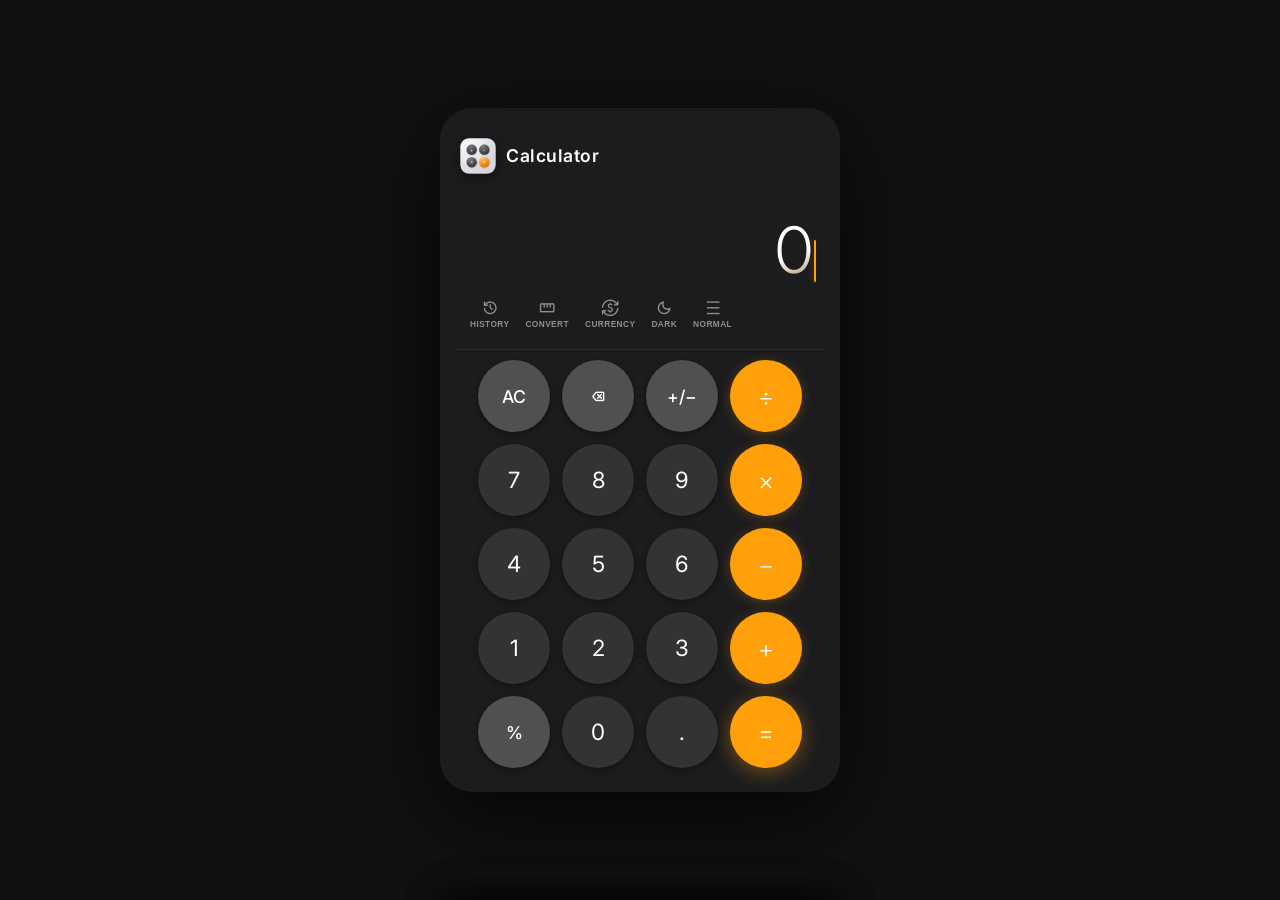
<file: calculator/index.html>
<!DOCTYPE html>
<html lang="en">
<head>
  <meta charset="UTF-8" />
  <meta name="viewport" content="width=device-width, initial-scale=1.0, viewport-fit=cover" />
  <meta name="description" content="A modern calculator with history, unit converter, dark/light theme and more." />
  <meta name="theme-color" content="#1c1c1e" />
  <title>Calculator</title>
  <link rel="icon" href="./logo-png.svg" type="image/svg+xml" />
  <link rel="preconnect" href="https://fonts.googleapis.com" />
  <link rel="stylesheet" href="https://fonts.googleapis.com/css2?family=Material+Symbols+Rounded:opsz,wght,FILL,GRAD@24,300,0,0" />
  <link rel="stylesheet" href="https://fonts.googleapis.com/css2?family=Inter:wght@300;400;500;600&display=swap" />
  <link rel="stylesheet" href="style.css" />
</head>
<body>

  <div class="panel" id="historyPanel" aria-hidden="true">
    <div class="panel-handle"></div>
    <div class="panel-header">
      <span>History</span>
      <button class="panel-close" id="historyClose" aria-label="Close history">
        <span class="material-symbols-rounded">close</span>
      </button>
    </div>
    <ul class="history-list" id="historyList">
      <li class="history-empty">No calculations yet</li>
    </ul>
    <button class="panel-clear-btn" id="historyClear">
      <span class="material-symbols-rounded">delete_sweep</span> Clear History
    </button>
  </div>

  <div class="panel" id="converterPanel" aria-hidden="true">
    <div class="panel-handle"></div>
    <div class="panel-header">
      <span>Converter</span>
      <button class="panel-close" id="converterClose" aria-label="Close converter">
        <span class="material-symbols-rounded">close</span>
      </button>
    </div>
    <div class="conv-tabs">
      <button class="conv-tab active" data-type="length">Length</button>
      <button class="conv-tab" data-type="weight">Weight</button>
      <button class="conv-tab" data-type="temp">Temp</button>
      <button class="conv-tab" data-type="currency">Currency</button>
    </div>
    <div class="conv-note" id="convNote"></div>
    <div class="conv-body">
      <div class="conv-row">
        <input class="conv-input" id="convFrom" type="number" placeholder="0" />
        <select class="conv-select" id="convFromUnit"></select>
      </div>
      <button class="conv-swap" id="convSwap" aria-label="Swap units">
        <span class="material-symbols-rounded">swap_vert</span>
      </button>
      <div class="conv-row">
        <input class="conv-input" id="convTo" type="number" placeholder="0" readonly />
        <select class="conv-select" id="convToUnit"></select>
      </div>
      <button class="conv-use-btn" id="convUse">
        <span class="material-symbols-rounded">keyboard_return</span> Use Result
      </button>
    </div>
  </div>

  <div class="overlay" id="overlay"></div>

  <div class="app">

    <header class="app-header">
      <img src="./logo-png.svg" alt="Calculator Logo" class="header-logo" />
      <span class="header-title">Calculator</span>
    </header>

    <div class="display-section">
      <div class="expr" id="expr"></div>
      <div class="result-wrap">
        <div class="result" id="result">0</div>
        <span class="cursor" id="cursor"></span>
      </div>
      <div class="icon-row">
        <button class="icon-btn" id="btnHistory" aria-label="History">
          <span class="material-symbols-rounded">history</span>
          <span class="icon-label">History</span>
        </button>
        <button class="icon-btn" id="btnConverter" aria-label="Converter">
          <span class="material-symbols-rounded">straighten</span>
          <span class="icon-label">Convert</span>
        </button>
        <button class="icon-btn" id="btnCurrency" aria-label="Currency">
          <span class="material-symbols-rounded">currency_exchange</span>
          <span class="icon-label">Currency</span>
        </button>
        <button class="icon-btn" id="btnTheme" aria-label="Toggle theme">
          <span class="material-symbols-rounded" id="themeIcon">dark_mode</span>
          <span class="icon-label" id="themeLabel">Dark</span>
        </button>
        <button class="icon-btn" id="btnSize" aria-label="Toggle size">
          <span class="material-symbols-rounded" id="sizeIcon">density_medium</span>
          <span class="icon-label" id="sizeLabel">Normal</span>
        </button>
      </div>
    </div>

    <div class="divider"></div>

    <div class="btn-grid">
      <button class="btn btn-fn"  data-action="clear">AC</button>
      <button class="btn btn-fn"  data-action="delete"><span class="material-symbols-rounded">backspace</span></button>
      <button class="btn btn-fn"  data-action="sign">+/−</button>
      <button class="btn btn-op"  data-value="/">÷</button>

      <button class="btn btn-num" data-value="7">7</button>
      <button class="btn btn-num" data-value="8">8</button>
      <button class="btn btn-num" data-value="9">9</button>
      <button class="btn btn-op"  data-value="*">×</button>

      <button class="btn btn-num" data-value="4">4</button>
      <button class="btn btn-num" data-value="5">5</button>
      <button class="btn btn-num" data-value="6">6</button>
      <button class="btn btn-op"  data-value="-">−</button>

      <button class="btn btn-num" data-value="1">1</button>
      <button class="btn btn-num" data-value="2">2</button>
      <button class="btn btn-num" data-value="3">3</button>
      <button class="btn btn-op"  data-value="+">+</button>

      <button class="btn btn-fn"  data-action="percent">%</button>
      <button class="btn btn-num" data-value="0">0</button>
      <button class="btn btn-num" data-value=".">.</button>
      <button class="btn btn-eq"  data-action="equals">=</button>
    </div>

  </div>

  <script src="script.js"></script>
</body>
</html>
</file>
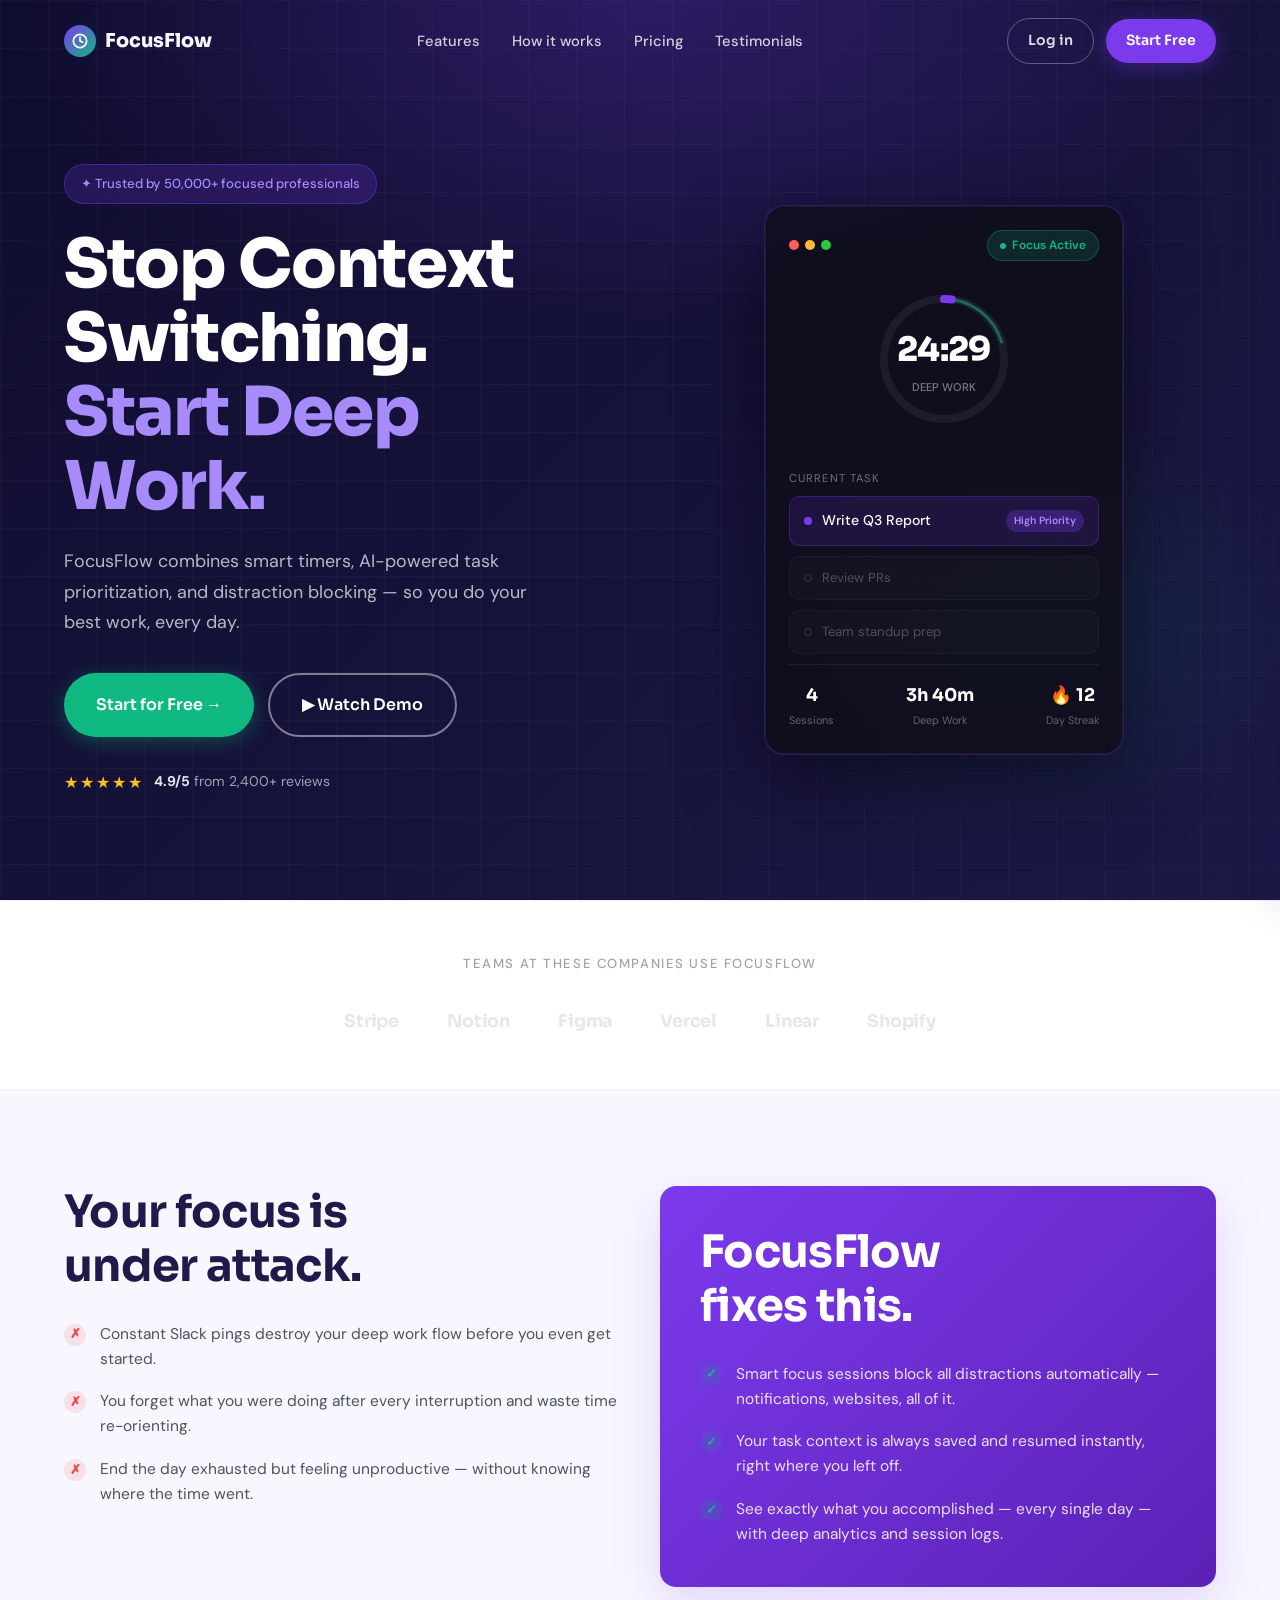
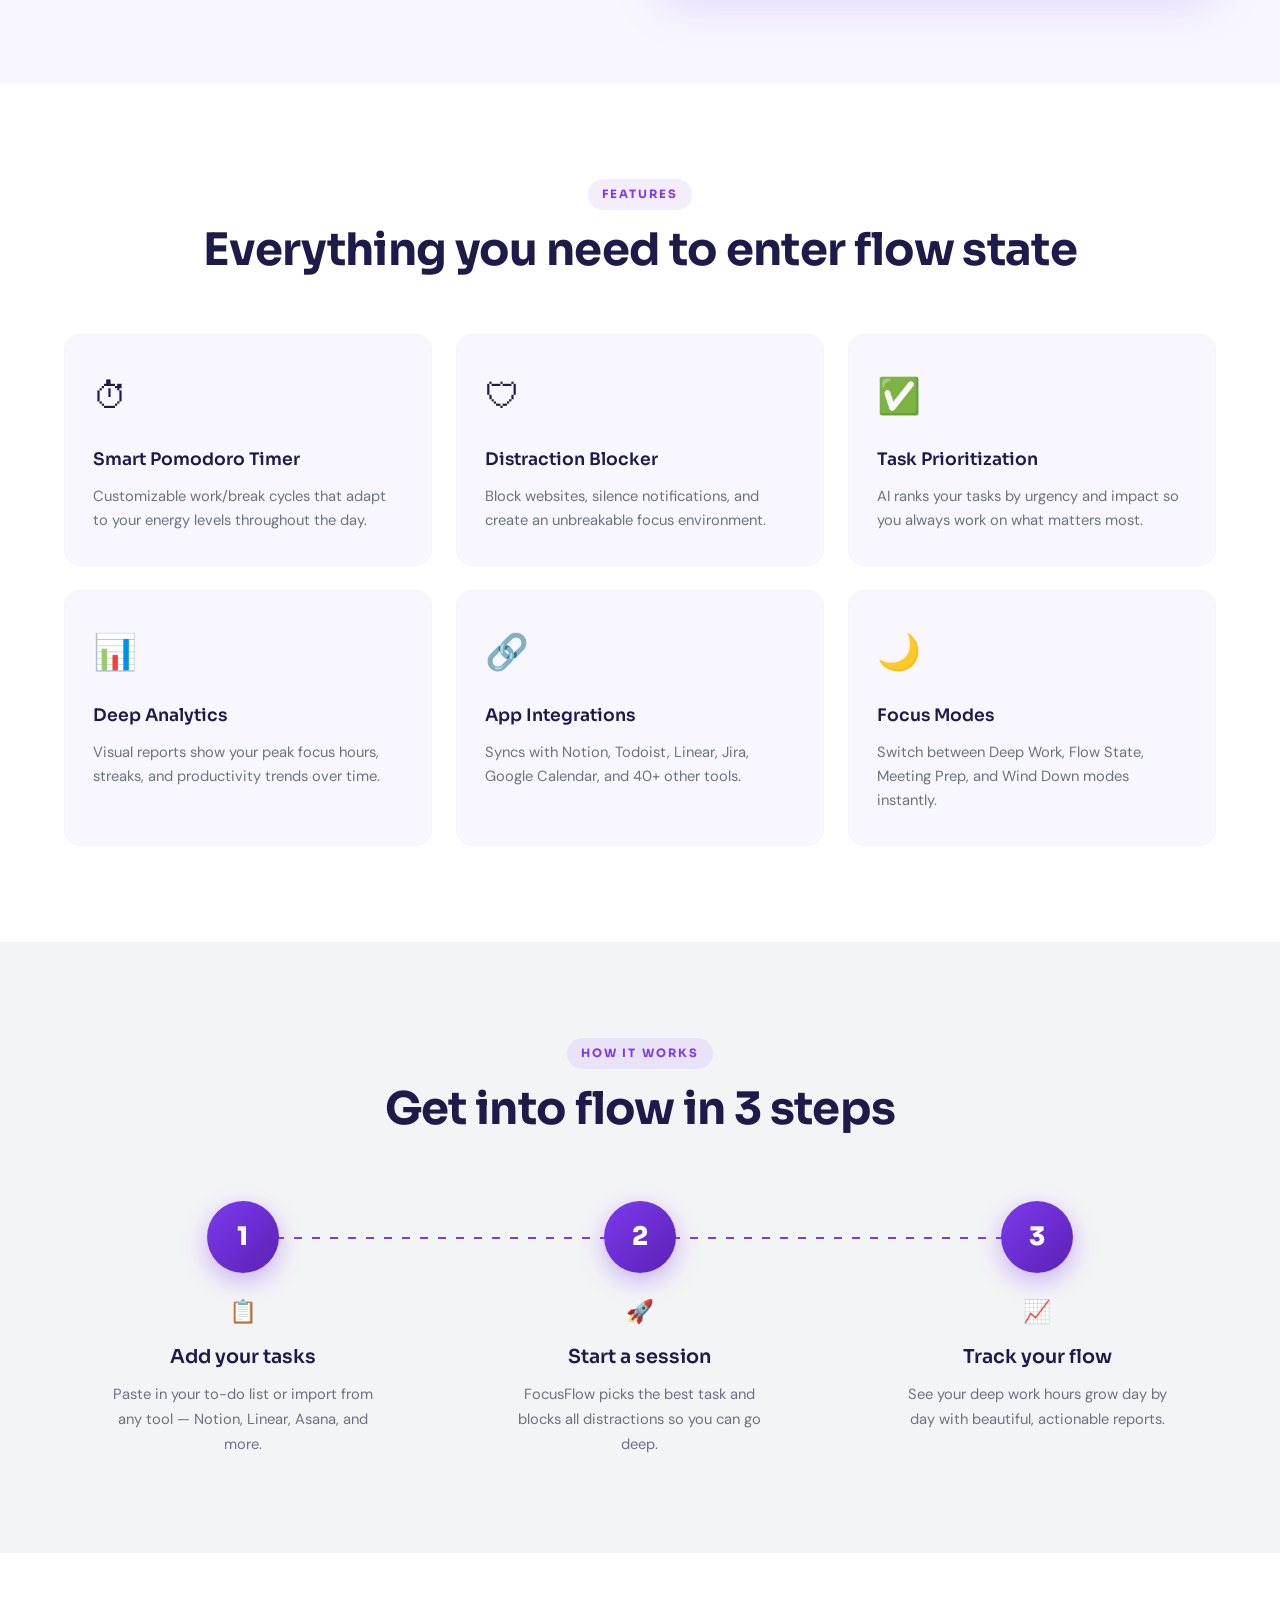
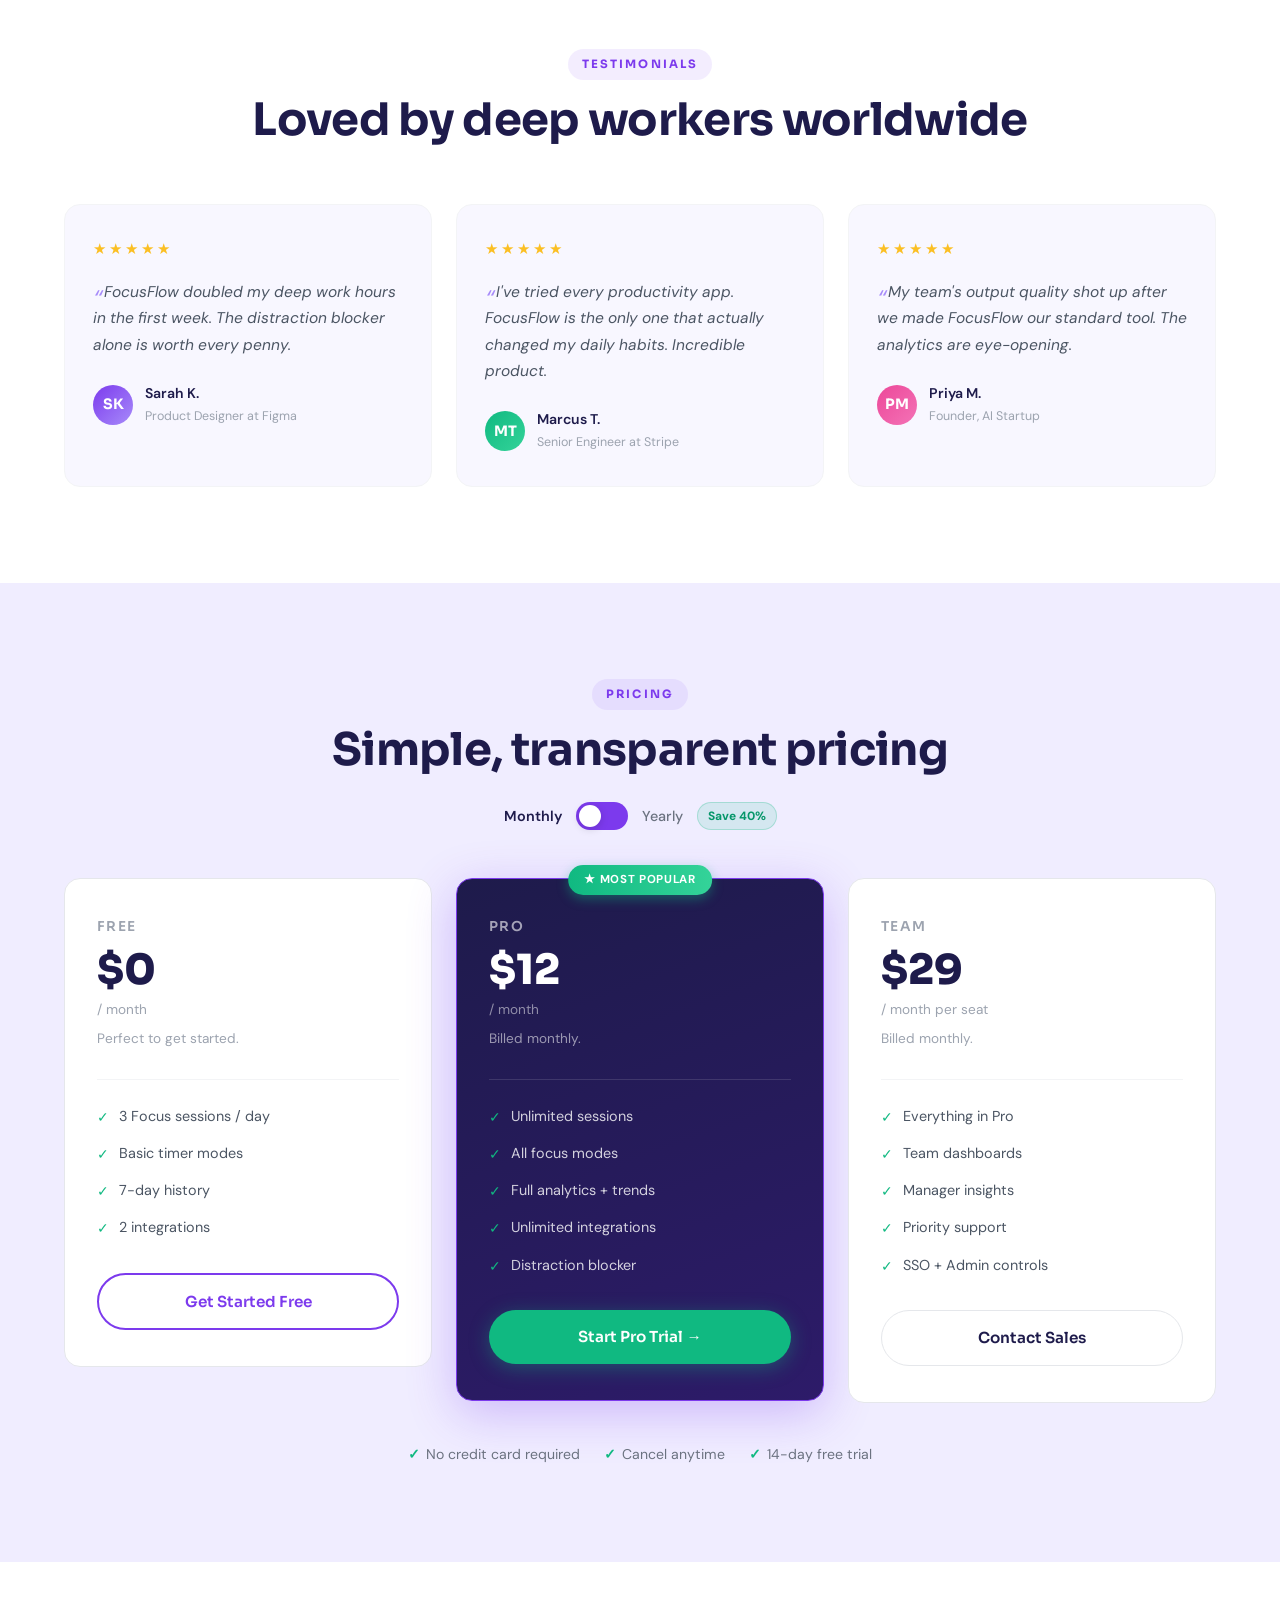
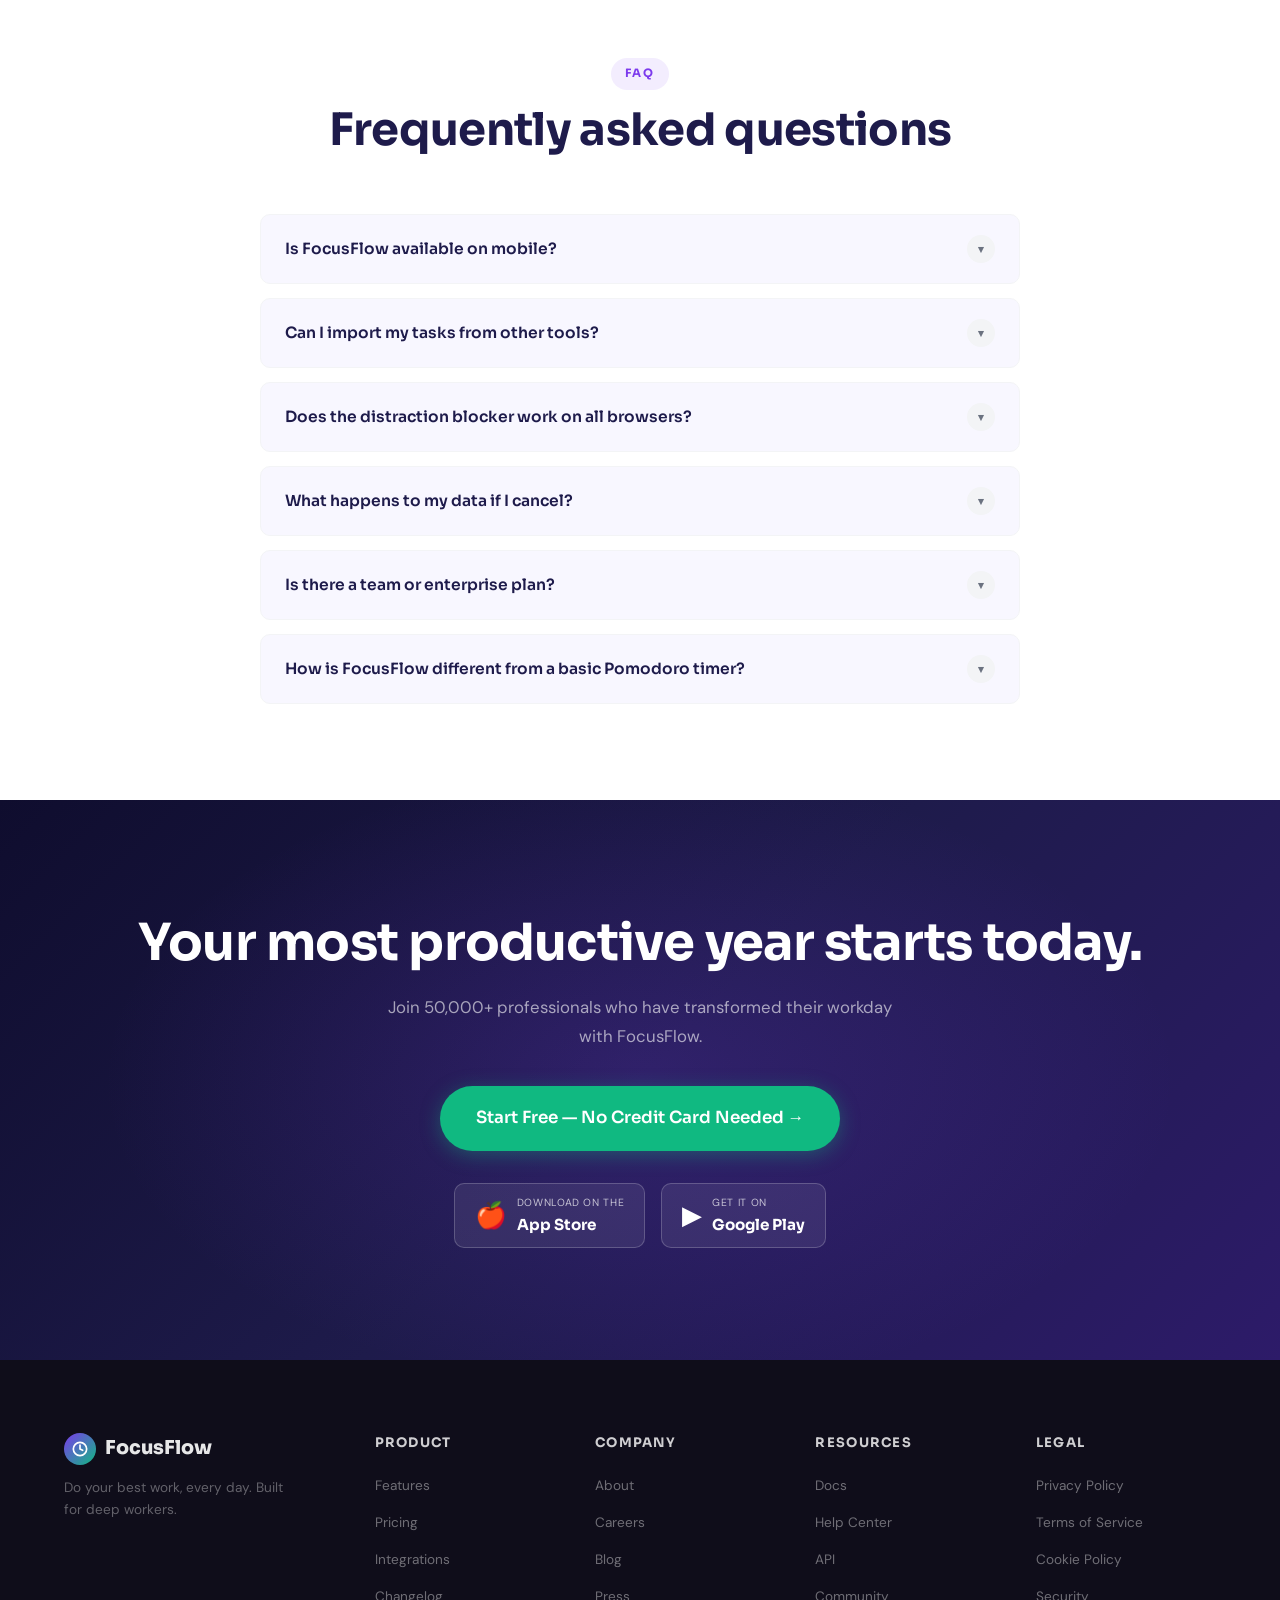
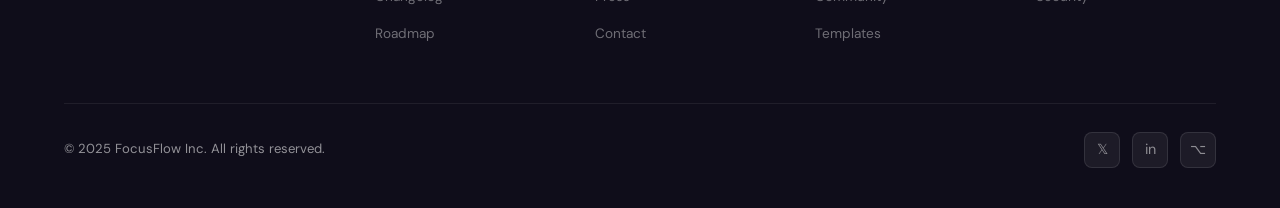
<file: landing-page/index.html>
<!DOCTYPE html>
<html lang="en">
<head>
<meta charset="UTF-8">
<meta name="viewport" content="width=device-width, initial-scale=1.0">
<title>FocusFlow — Do your best work, every day.</title>
<link rel="icon" type="image/svg+xml" href="data:image/svg+xml,<svg xmlns='http://www.w3.org/2000/svg' viewBox='0 0 36 36'><defs><linearGradient id='g' x1='0' y1='0' x2='1' y2='1'><stop offset='0%25' stop-color='%237C3AED'/><stop offset='100%25' stop-color='%2310B981'/></linearGradient></defs><rect width='36' height='36' rx='8' fill='url(%23g)'/><circle cx='18' cy='18' r='10' stroke='white' stroke-width='2' fill='none'/><line x1='18' y1='18' x2='18' y2='11' stroke='white' stroke-width='2' stroke-linecap='round'/><line x1='18' y1='18' x2='23' y2='21' stroke='%23A78BFA' stroke-width='2' stroke-linecap='round'/><circle cx='18' cy='18' r='1.5' fill='white'/></svg>">
<link href="https://fonts.googleapis.com/css2?family=Sora:wght@300;400;500;600;700;800&family=DM+Sans:ital,wght@0,300;0,400;0,500;0,600;1,400&display=swap" rel="stylesheet">
<link rel="stylesheet" href="styles.css">
</head>
<body>

<nav id="navbar">
  <div class="container">
    <div class="nav-inner">
      <a href="#" class="nav-logo">
        <div class="logo-icon">
          <svg width="16" height="16" viewBox="0 0 24 24" fill="none" stroke="#fff" stroke-width="2.5" stroke-linecap="round" stroke-linejoin="round">
            <circle cx="12" cy="12" r="10"/>
            <polyline points="12 6 12 12 16 14"/>
          </svg>
        </div>
        FocusFlow
      </a>
      <ul class="nav-links">
        <li><a href="#features">Features</a></li>
        <li><a href="#how">How it works</a></li>
        <li><a href="#pricing">Pricing</a></li>
        <li><a href="#testimonials">Testimonials</a></li>
      </ul>
      <div class="nav-actions">
        <a href="#" class="btn btn-nav-login">Log in</a>
        <a href="#" class="btn btn-violet">Start Free</a>
      </div>
      <div class="hamburger" id="hamburger">
        <span></span><span></span><span></span>
      </div>
    </div>
  </div>
</nav>

<section id="hero">
  <div class="container">
    <div class="hero-inner">
      <div class="hero-content">
        <div class="hero-badge">✦ Trusted by 50,000+ focused professionals</div>
        <h1>Stop Context Switching.<br><span>Start Deep Work.</span></h1>
        <p class="hero-sub">FocusFlow combines smart timers, AI-powered task prioritization, and distraction blocking — so you do your best work, every day.</p>
        <div class="hero-ctas">
          <a href="#" class="btn btn-mint">Start for Free →</a>
          <a href="#" class="btn btn-ghost-white">▶ Watch Demo</a>
        </div>
        <div class="social-proof">
          <div class="stars">
            <span>★</span><span>★</span><span>★</span><span>★</span><span>★</span>
          </div>
          <p class="proof-text"><strong>4.9/5</strong> from 2,400+ reviews</p>
        </div>
      </div>
      <div class="hero-visual">
        <div class="app-mockup">
          <div class="mockup-header">
            <div class="mockup-dots">
              <div class="mockup-dot"></div>
              <div class="mockup-dot"></div>
              <div class="mockup-dot"></div>
            </div>
            <div class="mockup-status">
              <div class="status-dot"></div>
              Focus Active
            </div>
          </div>
          <div class="timer-ring-wrap">
            <div class="timer-ring">
              <svg viewBox="0 0 140 140">
                <circle class="ring-bg" cx="70" cy="70" r="60"/>
                <circle class="ring-mint" cx="70" cy="70" r="60"/>
                <circle class="ring-fill" cx="70" cy="70" r="60"/>
              </svg>
              <div class="timer-center">
                <div class="timer-time" id="hero-timer">24:32</div>
                <div class="timer-label">DEEP WORK</div>
              </div>
            </div>
          </div>
          <div class="mockup-task-label">Current Task</div>
          <div class="mockup-task">
            <div class="task-dot"></div>
            <div class="task-name">Write Q3 Report</div>
            <div class="task-chip">High Priority</div>
          </div>
          <div class="mockup-task-muted">
            <div class="task-dot-muted"></div>
            <div class="task-name-muted">Review PRs</div>
          </div>
          <div class="mockup-task-muted">
            <div class="task-dot-muted"></div>
            <div class="task-name-muted">Team standup prep</div>
          </div>
          <div class="mockup-footer">
            <div class="mockup-stat">
              <div class="mockup-stat-val">4</div>
              <div class="mockup-stat-key">Sessions</div>
            </div>
            <div class="mockup-stat">
              <div class="mockup-stat-val">3h 40m</div>
              <div class="mockup-stat-key">Deep Work</div>
            </div>
            <div class="mockup-stat">
              <div class="mockup-stat-val">🔥 12</div>
              <div class="mockup-stat-key">Day Streak</div>
            </div>
          </div>
        </div>
      </div>
    </div>
  </div>
</section>

<section id="logos">
  <div class="container">
    <p class="logos-label">Teams at these companies use FocusFlow</p>
    <div class="logos-row">
      <div class="logo-item">Stripe</div>
      <div class="logo-item">Notion</div>
      <div class="logo-item">Figma</div>
      <div class="logo-item">Vercel</div>
      <div class="logo-item">Linear</div>
      <div class="logo-item">Shopify</div>
    </div>
  </div>
</section>

<section id="problem" class="section">
  <div class="container">
    <div class="problem-grid fade-in">
      <div class="problem-col">
        <h2>Your focus is<br>under attack.</h2>
        <ul class="problem-list">
          <li class="problem-item">
            <div class="icon-x">✗</div>
            <span>Constant Slack pings destroy your deep work flow before you even get started.</span>
          </li>
          <li class="problem-item">
            <div class="icon-x">✗</div>
            <span>You forget what you were doing after every interruption and waste time re-orienting.</span>
          </li>
          <li class="problem-item">
            <div class="icon-x">✗</div>
            <span>End the day exhausted but feeling unproductive — without knowing where the time went.</span>
          </li>
        </ul>
      </div>
      <div class="solution-col">
        <h2>FocusFlow<br>fixes this.</h2>
        <div class="solution-item">
          <div class="icon-check">✓</div>
          <span>Smart focus sessions block all distractions automatically — notifications, websites, all of it.</span>
        </div>
        <div class="solution-item">
          <div class="icon-check">✓</div>
          <span>Your task context is always saved and resumed instantly, right where you left off.</span>
        </div>
        <div class="solution-item">
          <div class="icon-check">✓</div>
          <span>See exactly what you accomplished — every single day — with deep analytics and session logs.</span>
        </div>
      </div>
    </div>
  </div>
</section>

<section id="features" class="section">
  <div class="container">
    <div class="features-header fade-in">
      <span class="section-label">Features</span>
      <h2>Everything you need to enter flow state</h2>
    </div>
    <div class="features-grid">
      <div class="feature-card fade-in">
        <span class="feature-icon">⏱</span>
        <h3>Smart Pomodoro Timer</h3>
        <p>Customizable work/break cycles that adapt to your energy levels throughout the day.</p>
      </div>
      <div class="feature-card fade-in">
        <span class="feature-icon">🛡</span>
        <h3>Distraction Blocker</h3>
        <p>Block websites, silence notifications, and create an unbreakable focus environment.</p>
      </div>
      <div class="feature-card fade-in">
        <span class="feature-icon">✅</span>
        <h3>Task Prioritization</h3>
        <p>AI ranks your tasks by urgency and impact so you always work on what matters most.</p>
      </div>
      <div class="feature-card fade-in">
        <span class="feature-icon">📊</span>
        <h3>Deep Analytics</h3>
        <p>Visual reports show your peak focus hours, streaks, and productivity trends over time.</p>
      </div>
      <div class="feature-card fade-in">
        <span class="feature-icon">🔗</span>
        <h3>App Integrations</h3>
        <p>Syncs with Notion, Todoist, Linear, Jira, Google Calendar, and 40+ other tools.</p>
      </div>
      <div class="feature-card fade-in">
        <span class="feature-icon">🌙</span>
        <h3>Focus Modes</h3>
        <p>Switch between Deep Work, Flow State, Meeting Prep, and Wind Down modes instantly.</p>
      </div>
    </div>
  </div>
</section>

<section id="how" class="section">
  <div class="container">
    <div class="how-header fade-in">
      <span class="section-label">How it works</span>
      <h2>Get into flow in 3 steps</h2>
    </div>
    <div class="steps-row">
      <div class="step-card fade-in">
        <div class="step-num">1</div>
        <div class="step-icon">📋</div>
        <h3>Add your tasks</h3>
        <p>Paste in your to-do list or import from any tool — Notion, Linear, Asana, and more.</p>
      </div>
      <div class="step-card fade-in">
        <div class="step-num">2</div>
        <div class="step-icon">🚀</div>
        <h3>Start a session</h3>
        <p>FocusFlow picks the best task and blocks all distractions so you can go deep.</p>
      </div>
      <div class="step-card fade-in">
        <div class="step-num">3</div>
        <div class="step-icon">📈</div>
        <h3>Track your flow</h3>
        <p>See your deep work hours grow day by day with beautiful, actionable reports.</p>
      </div>
    </div>
  </div>
</section>

<section id="testimonials" class="section">
  <div class="container">
    <div class="testi-header fade-in">
      <span class="section-label">Testimonials</span>
      <h2>Loved by deep workers worldwide</h2>
    </div>
    <div class="testi-grid">
      <div class="testi-card fade-in">
        <div class="testi-stars"><span>★</span><span>★</span><span>★</span><span>★</span><span>★</span></div>
        <p class="testi-quote">FocusFlow doubled my deep work hours in the first week. The distraction blocker alone is worth every penny.</p>
        <div class="testi-author">
          <div class="testi-avatar av1">SK</div>
          <div>
            <div class="testi-name">Sarah K.</div>
            <div class="testi-role">Product Designer at Figma</div>
          </div>
        </div>
      </div>
      <div class="testi-card fade-in">
        <div class="testi-stars"><span>★</span><span>★</span><span>★</span><span>★</span><span>★</span></div>
        <p class="testi-quote">I've tried every productivity app. FocusFlow is the only one that actually changed my daily habits. Incredible product.</p>
        <div class="testi-author">
          <div class="testi-avatar av2">MT</div>
          <div>
            <div class="testi-name">Marcus T.</div>
            <div class="testi-role">Senior Engineer at Stripe</div>
          </div>
        </div>
      </div>
      <div class="testi-card fade-in">
        <div class="testi-stars"><span>★</span><span>★</span><span>★</span><span>★</span><span>★</span></div>
        <p class="testi-quote">My team's output quality shot up after we made FocusFlow our standard tool. The analytics are eye-opening.</p>
        <div class="testi-author">
          <div class="testi-avatar av3">PM</div>
          <div>
            <div class="testi-name">Priya M.</div>
            <div class="testi-role">Founder, AI Startup</div>
          </div>
        </div>
      </div>
    </div>
  </div>
</section>

<section id="pricing" class="section">
  <div class="container">
    <div class="pricing-header fade-in">
      <span class="section-label">Pricing</span>
      <h2>Simple, transparent pricing</h2>
      <div class="pricing-toggle">
        <span class="toggle-label active" id="monthly-label">Monthly</span>
        <div class="toggle-track" id="pricing-toggle">
          <div class="toggle-thumb"></div>
        </div>
        <span class="toggle-label" id="yearly-label">Yearly</span>
        <span class="save-badge">Save 40%</span>
      </div>
    </div>


    <div class="pricing-grid">
      <div class="pricing-card fade-in">
        <div class="plan-name">Free</div>
        <div class="plan-price">
          <span class="price-amount">$0</span>
        </div>
        <div class="price-period">/ month</div>
        <div class="plan-desc">Perfect to get started.</div>
        <div class="plan-divider"></div>
        <ul class="plan-features">
          <li class="plan-feature"><span class="feat-check">✓</span> 3 Focus sessions / day</li>
          <li class="plan-feature"><span class="feat-check">✓</span> Basic timer modes</li>
          <li class="plan-feature"><span class="feat-check">✓</span> 7-day history</li>
          <li class="plan-feature"><span class="feat-check">✓</span> 2 integrations</li>
        </ul>
        <a href="#" class="btn btn-outline-violet" style="width:100%;justify-content:center;">Get Started Free</a>
      </div>

      <div class="pricing-card popular fade-in">
        <div class="popular-badge">★ MOST POPULAR</div>
        <div class="plan-name">Pro</div>
        <div class="plan-price">
          <span class="price-amount" id="pro-price">$12</span>
        </div>
        <div class="price-period">/ month <span id="pro-billing"></span></div>
        <div class="plan-desc" id="pro-desc">Billed monthly.</div>
        <div class="plan-divider"></div>
        <ul class="plan-features">
          <li class="plan-feature"><span class="feat-check">✓</span> Unlimited sessions</li>
          <li class="plan-feature"><span class="feat-check">✓</span> All focus modes</li>
          <li class="plan-feature"><span class="feat-check">✓</span> Full analytics + trends</li>
          <li class="plan-feature"><span class="feat-check">✓</span> Unlimited integrations</li>
          <li class="plan-feature"><span class="feat-check">✓</span> Distraction blocker</li>
        </ul>
        <a href="#" class="btn btn-mint" style="width:100%;justify-content:center;">Start Pro Trial →</a>
      </div>


      <div class="pricing-card fade-in">
        <div class="plan-name">Team</div>
        <div class="plan-price">
          <span class="price-amount" id="team-price">$29</span>
        </div>
        <div class="price-period">/ month per seat <span id="team-billing"></span></div>
        <div class="plan-desc" id="team-desc">Billed monthly.</div>
        <div class="plan-divider"></div>
        <ul class="plan-features">
          <li class="plan-feature"><span class="feat-check">✓</span> Everything in Pro</li>
          <li class="plan-feature"><span class="feat-check">✓</span> Team dashboards</li>
          <li class="plan-feature"><span class="feat-check">✓</span> Manager insights</li>
          <li class="plan-feature"><span class="feat-check">✓</span> Priority support</li>
          <li class="plan-feature"><span class="feat-check">✓</span> SSO + Admin controls</li>
        </ul>
        <a href="#" class="btn btn-ghost-dark" style="width:100%;justify-content:center;">Contact Sales</a>
      </div>
    </div>
    <div class="pricing-footer fade-in">
      <span>No credit card required</span>
      <span>Cancel anytime</span>
      <span>14-day free trial</span>
    </div>
  </div>
</section>

<section id="faq" class="section">
  <div class="container">
    <div class="faq-header fade-in">
      <span class="section-label">FAQ</span>
      <h2>Frequently asked questions</h2>
    </div>
    <div class="faq-list">
      <div class="faq-item fade-in">
        <button class="faq-question">
          Is FocusFlow available on mobile?
          <div class="faq-chevron">▾</div>
        </button>
        <div class="faq-answer"><p>Yes — FocusFlow has native iOS and Android apps, plus a powerful Chrome extension for desktop. All your data syncs seamlessly across every device.</p></div>
      </div>
      <div class="faq-item fade-in">
        <button class="faq-question">
          Can I import my tasks from other tools?
          <div class="faq-chevron">▾</div>
        </button>
        <div class="faq-answer"><p>Absolutely. FocusFlow integrates directly with Notion, Todoist, Linear, Asana, Jira, and more — with one-click import and two-way sync.</p></div>
      </div>
      <div class="faq-item fade-in">
        <button class="faq-question">
          Does the distraction blocker work on all browsers?
          <div class="faq-chevron">▾</div>
        </button>
        <div class="faq-answer"><p>The Chrome extension blocks sites everywhere. Safari and Firefox support is coming in Q2 2025. System-level blocking for macOS is available on the desktop app.</p></div>
      </div>
      <div class="faq-item fade-in">
        <button class="faq-question">
          What happens to my data if I cancel?
          <div class="faq-chevron">▾</div>
        </button>
        <div class="faq-answer"><p>You own your data. Export everything in CSV or JSON format anytime, and we store it for 90 days after cancellation — no pressure, no lock-in.</p></div>
      </div>
      <div class="faq-item fade-in">
        <button class="faq-question">
          Is there a team or enterprise plan?
          <div class="faq-chevron">▾</div>
        </button>
        <div class="faq-answer"><p>Yes — the Team plan includes shared dashboards, manager-level analytics, and SSO support. For larger organizations, reach out for custom Enterprise pricing.</p></div>
      </div>
      <div class="faq-item fade-in">
        <button class="faq-question">
          How is FocusFlow different from a basic Pomodoro timer?
          <div class="faq-chevron">▾</div>
        </button>
        <div class="faq-answer"><p>FocusFlow goes far beyond a timer. AI task ranking, active distraction blocking, deep productivity analytics, and integrations with 40+ tools set it in a completely different category.</p></div>
      </div>
    </div>
  </div>
</section>

<section id="cta">
  <div class="container">
    <div class="cta-inner fade-in">
      <h2>Your most productive year starts today.</h2>
      <p>Join 50,000+ professionals who have transformed their workday with FocusFlow.</p>
      <a href="#" class="btn btn-mint" style="font-size:1.05rem;padding:18px 36px;">Start Free — No Credit Card Needed →</a>
      <div class="store-badges">
        <a href="#" class="store-badge">
          <div class="badge-icon">🍎</div>
          <div class="badge-text">
            <span class="badge-sub">Download on the</span>
            <span class="badge-title">App Store</span>
          </div>
        </a>
        <a href="#" class="store-badge">
          <div class="badge-icon">▶</div>
          <div class="badge-text">
            <span class="badge-sub">Get it on</span>
            <span class="badge-title">Google Play</span>
          </div>
        </a>
      </div>
    </div>
  </div>
</section>

<footer id="footer">
  <div class="container">
    <div class="footer-top">
      <div class="footer-brand">
        <a href="#" class="nav-logo">
          <div class="logo-icon">
            <svg width="16" height="16" viewBox="0 0 24 24" fill="none" stroke="#fff" stroke-width="2.5" stroke-linecap="round" stroke-linejoin="round">
              <circle cx="12" cy="12" r="10"/>
              <polyline points="12 6 12 12 16 14"/>
            </svg>
          </div>
          FocusFlow
        </a>
        <p class="footer-tagline">Do your best work, every day. Built for deep workers.</p>
      </div>
      <div class="footer-col">
        <h4>Product</h4>
        <ul class="footer-links">
          <li><a href="#">Features</a></li>
          <li><a href="#">Pricing</a></li>
          <li><a href="#">Integrations</a></li>
          <li><a href="#">Changelog</a></li>
          <li><a href="#">Roadmap</a></li>
        </ul>
      </div>
      <div class="footer-col">
        <h4>Company</h4>
        <ul class="footer-links">
          <li><a href="#">About</a></li>
          <li><a href="#">Careers</a></li>
          <li><a href="#">Blog</a></li>
          <li><a href="#">Press</a></li>
          <li><a href="#">Contact</a></li>
        </ul>
      </div>
      <div class="footer-col">
        <h4>Resources</h4>
        <ul class="footer-links">
          <li><a href="#">Docs</a></li>
          <li><a href="#">Help Center</a></li>
          <li><a href="#">API</a></li>
          <li><a href="#">Community</a></li>
          <li><a href="#">Templates</a></li>
        </ul>
      </div>
      <div class="footer-col">
        <h4>Legal</h4>
        <ul class="footer-links">
          <li><a href="#">Privacy Policy</a></li>
          <li><a href="#">Terms of Service</a></li>
          <li><a href="#">Cookie Policy</a></li>
          <li><a href="#">Security</a></li>
        </ul>
      </div>
    </div>
    <div class="footer-bottom">
      <span class="footer-copy">© 2025 FocusFlow Inc. All rights reserved.</span>
      <div class="footer-socials">
        <a href="#" class="social-icon" title="Twitter">𝕏</a>
        <a href="#" class="social-icon" title="LinkedIn">in</a>
        <a href="#" class="social-icon" title="GitHub">⌥</a>
      </div>
    </div>
  </div>
</footer>

<div id="mobile-overlay"></div>

<nav id="mobile-nav">
  <div class="mobile-nav-header">
    <a href="#" class="nav-logo">
      <div class="logo-icon">
        <svg width="16" height="16" viewBox="0 0 24 24" fill="none" stroke="#fff" stroke-width="2.5" stroke-linecap="round" stroke-linejoin="round">
          <circle cx="12" cy="12" r="10"/>
          <polyline points="12 6 12 12 16 14"/>
        </svg>
      </div>
      FocusFlow
    </a>
    <button class="mobile-nav-close" id="mobile-nav-close" onclick="document.getElementById('mobile-nav').classList.remove('open');document.getElementById('mobile-overlay').classList.remove('open');document.body.style.overflow='';">✕</button>
  </div>
  <ul class="mobile-nav-links">
    <li><a href="#features">Features</a></li>
    <li><a href="#how">How it works</a></li>
    <li><a href="#pricing">Pricing</a></li>
    <li><a href="#testimonials">Testimonials</a></li>
    <li><a href="#faq">FAQ</a></li>
  </ul>
  <div class="mobile-nav-actions">
    <a href="#" class="btn btn-ghost-dark" style="width:100%;justify-content:center;">Log in</a>
    <a href="#" class="btn btn-violet" style="width:100%;justify-content:center;">Start Free</a>
  </div>
</nav>

<script src="script.js"></script>
</body>
</html>
</file>
<file: calculator/style.css>
*, *::before, *::after { box-sizing: border-box; margin: 0; padding: 0; }

:root {
  --bg:          #1c1c1e;
  --display-bg:  #1c1c1e;
  --btn-num:     #333335;
  --btn-num-h:   #4a4a4d;
  --btn-fn:      #505053;
  --btn-fn-h:    #6a6a6e;
  --btn-op:      #ff9f0a;
  --btn-op-h:    #ffb340;
  --btn-op-text: #ffffff;
  --btn-eq:      #ff9f0a;
  --btn-eq-h:    #ffb340;
  --text-main:   #ffffff;
  --text-dim:    rgba(255,255,255,0.45);
  --text-fn:     #ffffff;
  --accent:      #ff9f0a;
  --accent-glow: rgba(255,159,10,0.3);
  --panel-bg:    #2c2c2e;
  --panel-border:rgba(255,255,255,0.08);
  --icon-color:  rgba(255,255,255,0.5);
  --icon-h:      #ff9f0a;
  --overlay-bg:  rgba(0,0,0,0.6);
  --shadow-btn:  0 2px 6px rgba(0,0,0,0.4);
  --shadow-op:   0 2px 12px rgba(255,159,10,0.25);
  --shadow-eq:   0 4px 20px rgba(255,159,10,0.4);
  --btn-size:    72px;
  --gap:         12px;
  --pad:         16px;
  --btn-radius:  50%;
  --btn-font:    1.4rem;
  --fn-font:     1.1rem;
  --op-font:     1.6rem;
}

.light {
  --bg:          #f2f2f7;
  --display-bg:  #f2f2f7;
  --btn-num:     #ffffff;
  --btn-num-h:   #e5e5ea;
  --btn-fn:      #a5a5aa;
  --btn-fn-h:    #8e8e93;
  --btn-op:      #ff9f0a;
  --btn-op-h:    #ffb340;
  --btn-op-text: #ffffff;
  --text-main:   #000000;
  --text-dim:    rgba(0,0,0,0.45);
  --text-fn:     #000000;
  --panel-bg:    #ffffff;
  --panel-border:rgba(0,0,0,0.08);
  --icon-color:  rgba(0,0,0,0.45);
  --icon-h:      #ff9f0a;
  --overlay-bg:  rgba(0,0,0,0.35);
  --shadow-btn:  0 2px 6px rgba(0,0,0,0.15);
  --shadow-op:   0 2px 12px rgba(255,159,10,0.2);
  --shadow-eq:   0 4px 20px rgba(255,159,10,0.3);
}

body, .btn, .display-section, .panel, .icon-btn,
.conv-input, .conv-select, .history-item {
  transition: background-color 0.25s ease, color 0.25s ease,
              border-color 0.25s ease, box-shadow 0.25s ease;
}

.light .result { background: none; -webkit-text-fill-color: #000; color: #000; }
.light .panel-handle { background: rgba(0,0,0,0.15); }
.light .conv-input,
.light .conv-select { background: rgba(0,0,0,0.04); border-color: rgba(0,0,0,0.12); color: #000; }
.light .history-item { background: rgba(0,0,0,0.03); }
.light .history-item:hover { background: rgba(255,159,10,0.08); border-color: rgba(255,159,10,0.25); }
.light .panel-close { background: rgba(0,0,0,0.06); color: #000; }
.light .conv-tabs { background: rgba(0,0,0,0.05); }
.light .conv-tab  { color: rgba(0,0,0,0.45); }

html, body {
  height: 100%;
  overflow: hidden;
  background: var(--bg);
  font-family: -apple-system, 'SF Pro Display', 'Inter', system-ui, sans-serif;
  color: var(--text-main);
  -webkit-font-smoothing: antialiased;
  touch-action: manipulation;
}

.app {
  display: flex;
  flex-direction: column;
  width: 100%;
  max-width: 400px;
  height: 100dvh;
  margin: 0 auto;
  padding: env(safe-area-inset-top, 12px) var(--pad)
           env(safe-area-inset-bottom, 12px) var(--pad);
  overflow: hidden;
  background: var(--bg);
}

.display-section {
  flex: 0 0 auto;
  display: flex;
  flex-direction: column;
  justify-content: flex-end;
  padding: 0 8px 6px;
  min-height: 0;
}


.expr {
  text-align: right;
  font-size: 1.05rem;
  font-weight: 400;
  color: var(--text-dim);
  line-height: 1.5;
  min-height: 1.6em;
  white-space: nowrap;
  overflow: hidden;
  text-overflow: ellipsis;
  letter-spacing: 0.01em;
}

.result-wrap {
  display: flex;
  align-items: flex-end;
  justify-content: flex-end;
  gap: 2px;
  overflow: hidden;
  min-height: 0;
}

.result {
  text-align: right;
  font-size: 4rem;
  font-weight: 300;
  letter-spacing: -0.02em;
  line-height: 1.1;
  overflow: hidden;
  max-width: 100%;
  word-break: break-all;
  color: var(--text-main);
  transition: font-size 0.1s ease;
}

body:not(.light) .result {
  background: linear-gradient(160deg, #fff 55%, rgba(255,200,100,0.55));
  -webkit-background-clip: text;
  -webkit-text-fill-color: transparent;
  background-clip: text;
}

.cursor {
  display: inline-block;
  width: 2px;
  height: 2.6rem;
  background: var(--accent);
  border-radius: 2px;
  margin-bottom: 0.2em;
  flex-shrink: 0;
  animation: blink 1.1s step-start infinite;
  box-shadow: 0 0 6px var(--accent-glow);
}
.cursor.hidden { display: none; }

@keyframes blink {
  0%, 100% { opacity: 1; }
  50%       { opacity: 0; }
}

@keyframes pop {
  0%   { transform: scale(1); }
  40%  { transform: scale(1.05); }
  100% { transform: scale(1); }
}
.result.pop { animation: pop 0.16s ease; }

@keyframes shake {
  0%,100% { transform: translateX(0); }
  25%,75% { transform: translateX(-6px); }
  50%     { transform: translateX(6px); }
}
.result-wrap.shake { animation: shake 0.28s ease; }

.icon-row {
  display: flex;
  align-items: center;
  gap: 4px;
  padding-top: 10px;
  padding-bottom: 4px;
}

.icon-btn {
  display: flex;
  flex-direction: column;
  align-items: center;
  gap: 2px;
  background: none;
  border: none;
  cursor: pointer;
  color: var(--icon-color);
  padding: 4px 6px;
  border-radius: 8px;
  transition: color 0.18s, background 0.18s, transform 0.12s;
  -webkit-tap-highlight-color: transparent;
  user-select: none;
}
.icon-btn:hover,
.icon-btn:focus-visible { color: var(--icon-h); background: rgba(255,159,10,0.08); outline: none; }
.icon-btn:active { transform: scale(0.84); }
.icon-btn .material-symbols-rounded { font-size: 1.15rem; }
.icon-label {
  font-size: 0.52rem;
  font-weight: 600;
  letter-spacing: 0.05em;
  text-transform: uppercase;
}

.divider {
  height: 1px;
  background: rgba(255,255,255,0.07);
  margin: 6px 0 10px;
  flex-shrink: 0;
}
.light .divider { background: rgba(0,0,0,0.07); }

.btn-grid {
  display: grid;
  grid-template-columns: repeat(4, var(--btn-size));
  grid-template-rows:    repeat(5, var(--btn-size));
  gap: var(--gap);
  justify-content: center;
  align-content: center;
  flex: 1;
  min-height: 0;
}

.btn {
  position: relative;
  overflow: hidden;
  border: none;
  border-radius: var(--btn-radius);
  font-family: inherit;
  font-size: var(--btn-font);
  font-weight: 400;
  cursor: pointer;
  color: var(--text-main);
  width: var(--btn-size);
  height: var(--btn-size);
  display: flex;
  align-items: center;
  justify-content: center;
  line-height: 1;
  user-select: none;
  -webkit-tap-highlight-color: transparent;
  transition: filter 0.1s, transform 0.08s;
}

.btn::after {
  content: '';
  position: absolute;
  inset: 0;
  background: rgba(255,255,255,0.18);
  opacity: 0;
  border-radius: inherit;
  transition: opacity 0.15s;
}
.btn:active::after { opacity: 1; }
.btn:active        { transform: scale(0.9); }
.btn.key-active    { transform: scale(0.9); filter: brightness(1.3); }

.btn-num { background: var(--btn-num); box-shadow: var(--shadow-btn); font-size: var(--btn-font); font-weight: 400; }
.btn-num:hover { background: var(--btn-num-h); }

.btn-fn { background: var(--btn-fn); color: var(--text-fn); font-size: var(--fn-font); font-weight: 500; box-shadow: var(--shadow-btn); }
.btn-fn:hover { background: var(--btn-fn-h); }
.btn-fn .material-symbols-rounded { font-size: 1.2rem; }

.btn-op { background: var(--btn-op); color: var(--btn-op-text); font-size: var(--op-font); font-weight: 300; box-shadow: var(--shadow-op); }
.btn-op:hover { background: var(--btn-op-h); }
.btn-op.op-active { background: #fff; color: var(--btn-op); }

.btn-eq { background: var(--btn-eq); color: #fff; font-size: var(--op-font); font-weight: 300; box-shadow: var(--shadow-eq); }
.btn-eq:hover { background: var(--btn-eq-h); }

.panel {
  position: fixed;
  bottom: 0;
  left: 50%;
  transform: translateX(-50%) translateY(100%);
  width: 100%;
  max-width: 400px;
  background: var(--panel-bg);
  border-top: 1px solid var(--panel-border);
  border-radius: 1.2rem 1.2rem 0 0;
  padding: 0 1.2rem max(env(safe-area-inset-bottom), 1.2rem);
  transition: transform 0.3s cubic-bezier(0.32, 0.72, 0, 1);
  z-index: 100;
  max-height: 72dvh;
  overflow-x: visible;
  overflow-y: auto;
  overscroll-behavior: contain;
  box-shadow: 0 -6px 32px rgba(0,0,0,0.5);
}
.panel.open { transform: translateX(-50%) translateY(0); }

.panel-handle {
  width: 2.4rem;
  height: 4px;
  background: rgba(255,255,255,0.15);
  border-radius: 2px;
  margin: 0.7rem auto 0.9rem;
}

.panel-header {
  display: flex;
  align-items: center;
  justify-content: space-between;
  margin-bottom: 0.9rem;
  font-size: 1rem;
  font-weight: 600;
}

.panel-close {
  background: rgba(255,255,255,0.07);
  border: none;
  border-radius: 50%;
  width: 1.9rem;
  height: 1.9rem;
  display: grid;
  place-items: center;
  cursor: pointer;
  color: var(--text-main);
  transition: background 0.18s;
}
.panel-close:hover { background: rgba(255,255,255,0.14); }
.panel-close .material-symbols-rounded { font-size: 1rem; }

.history-list { list-style: none; display: flex; flex-direction: column; gap: 0.45rem; margin-bottom: 0.9rem; }
.history-empty { text-align: center; color: var(--text-dim); font-size: 0.88rem; padding: 1.4rem 0; }
.history-item {
  background: rgba(255,255,255,0.04);
  border-radius: 0.7rem;
  padding: 0.6rem 0.85rem;
  cursor: pointer;
  border: 1px solid transparent;
  transition: background 0.14s, border-color 0.14s;
}
.history-item:hover { background: rgba(255,159,10,0.1); border-color: rgba(255,159,10,0.28); }
.history-item .h-expr   { font-size: 0.75rem; color: var(--text-dim); margin-bottom: 2px; }
.history-item .h-result { font-size: 1.05rem; font-weight: 500; }

.panel-clear-btn {
  width: 100%;
  padding: 0.65rem;
  background: rgba(255,59,48,0.1);
  border: 1px solid rgba(255,59,48,0.22);
  border-radius: 0.7rem;
  color: #ff453a;
  font-family: inherit;
  font-size: 0.88rem;
  font-weight: 500;
  cursor: pointer;
  display: flex;
  align-items: center;
  justify-content: center;
  gap: 0.4rem;
  transition: background 0.18s;
}
.panel-clear-btn:hover { background: rgba(255,59,48,0.2); }
.panel-clear-btn .material-symbols-rounded { font-size: 1rem; }

.conv-note { font-size: 0.7rem; color: #f4a261; margin-bottom: 0.5rem; min-height: 1em; }

.conv-tabs {
  display: flex;
  gap: 0.3rem;
  margin-bottom: 0.9rem;
  background: rgba(255,255,255,0.04);
  border-radius: 0.6rem;
  padding: 3px;
}
.conv-tab {
  flex: 1;
  padding: 0.4rem 0.2rem;
  background: none;
  border: none;
  border-radius: 0.45rem;
  color: var(--text-dim);
  font-family: inherit;
  font-size: 0.74rem;
  font-weight: 500;
  cursor: pointer;
  transition: background 0.18s, color 0.18s;
}
.conv-tab.active { background: var(--accent); color: #fff; }

.conv-body { display: flex; flex-direction: column; gap: 0.55rem; }
.conv-row  { display: flex; gap: 0.45rem; align-items: stretch; overflow: visible; }

.conv-input {
  flex: 1 1 0;
  min-width: 0;
  background: rgba(255,255,255,0.06);
  border: 1px solid rgba(255,255,255,0.1);
  border-radius: 0.6rem;
  padding: 0.65rem 0.75rem;
  color: var(--text-main);
  font-family: inherit;
  font-size: 0.95rem;
  outline: none;
  transition: border-color 0.18s, box-shadow 0.18s;
}
.conv-input:focus { border-color: var(--accent); box-shadow: 0 0 0 3px rgba(255,159,10,0.15); }
.conv-input[readonly] { color: var(--text-dim); }

.conv-select {
  flex: 0 0 auto;
  width: 42%;
  min-width: 0;
  background: rgba(255,255,255,0.08);
  border: 1px solid rgba(255,255,255,0.14);
  border-radius: 0.6rem;
  padding: 0.65rem 0.5rem;
  color: var(--text-main);
  font-family: inherit;
  font-size: 0.82rem;
  font-weight: 500;
  outline: none;
  cursor: pointer;
  position: relative;
  z-index: 200;
  appearance: auto;
  -webkit-appearance: auto;
  transition: border-color 0.18s;
}
.conv-select:focus { border-color: var(--accent); }
.light .conv-select { background: rgba(0,0,0,0.05); border-color: rgba(0,0,0,0.15); color: #000; }
.conv-select option { background: #2c2c2e; color: #fff; font-size: 0.85rem; padding: 6px 8px; }
.light .conv-select option { background: #fff; color: #000; }

.conv-swap {
  align-self: center;
  background: rgba(255,159,10,0.1);
  border: 1px solid rgba(255,159,10,0.22);
  border-radius: 50%;
  width: 2.1rem;
  height: 2.1rem;
  display: grid;
  place-items: center;
  cursor: pointer;
  color: var(--accent);
  margin: 0 auto;
  transition: background 0.18s, transform 0.22s;
}
.conv-swap:hover { background: rgba(255,159,10,0.2); transform: rotate(180deg); }
.conv-swap .material-symbols-rounded { font-size: 1.05rem; }

.conv-use-btn {
  width: 100%;
  padding: 0.65rem;
  background: var(--accent);
  border: none;
  border-radius: 0.7rem;
  color: #fff;
  font-family: inherit;
  font-size: 0.88rem;
  font-weight: 600;
  cursor: pointer;
  margin-top: 0.3rem;
  display: flex;
  align-items: center;
  justify-content: center;
  gap: 0.4rem;
  transition: filter 0.18s, transform 0.1s;
  box-shadow: 0 4px 14px rgba(255,159,10,0.3);
}
.conv-use-btn:hover  { filter: brightness(1.1); }
.conv-use-btn:active { transform: scale(0.97); }
.conv-use-btn .material-symbols-rounded { font-size: 1rem; }

.overlay {
  position: fixed;
  inset: 0;
  background: var(--overlay-bg);
  opacity: 0;
  pointer-events: none;
  transition: opacity 0.26s;
  z-index: 90;
  backdrop-filter: blur(2px);
}
.overlay.show { opacity: 1; pointer-events: all; }

.compact { --btn-size: 58px; --gap: 9px; --btn-font: 1.15rem; --fn-font: 0.9rem; --op-font: 1.3rem; }
.compact .result { font-size: 3rem; }

.large { --btn-size: 82px; --gap: 14px; --btn-font: 1.6rem; --fn-font: 1.25rem; --op-font: 1.85rem; }
.large .result { font-size: 4.8rem; }

@media (min-width: 480px) {
  body { background: #111; display: flex; align-items: center; justify-content: center; }
  .app { height: auto; min-height: 620px; max-height: 820px; border-radius: 2rem; box-shadow: 0 24px 80px rgba(0,0,0,0.7); padding: 20px var(--pad) 24px; }
  .light .app { box-shadow: 0 24px 80px rgba(0,0,0,0.25); }
}

@media (max-width: 360px) {
  :root { --btn-size: 64px; --gap: 10px; --pad: 12px; --btn-font: 1.25rem; --fn-font: 1rem; --op-font: 1.45rem; }
  .result { font-size: 3.2rem; }
}

@media (max-height: 500px) and (orientation: landscape) {
  :root { --btn-size: 52px; --gap: 8px; }
  .result { font-size: 2.4rem; }
  .icon-label { display: none; }
}

.nav-logo { display: flex; align-items: center; gap: 10px; text-decoration: none; user-select: none; }
.nav-logo img { width: 36px; height: 36px; border-radius: 8px; display: block; flex-shrink: 0; }
.nav-logo-text { font-family: -apple-system, 'Inter', sans-serif; font-size: 1.05rem; font-weight: 600; color: var(--text-main, #fff); letter-spacing: 0.01em; }

.app-header {
  display: flex;
  align-items: center;
  gap: 10px;
  padding: 10px 4px 14px;
  flex-shrink: 0;
}

.header-logo {
  width: 36px;
  height: 36px;
  border-radius: 9px;
  box-shadow: 0 3px 10px rgba(0,0,0,0.45);
  flex-shrink: 0;
}

.header-title {
  font-size: 1.1rem;
  font-weight: 600;
  color: var(--text-main);
  letter-spacing: 0.03em;
}

.light .header-title { color: #000; }
</file>
<file: landing-page/styles.css>
*, *::before, *::after { box-sizing: border-box; margin: 0; padding: 0; }
html { scroll-behavior: smooth; font-size: 16px; }
body {
  font-family: 'DM Sans', sans-serif;
  background: #F8F7FF;
  color: #1E1B4B;
  line-height: 1.7;
  overflow-x: hidden;
}
:root {
  --indigo: #1E1B4B;
  --violet: #7C3AED;
  --violet-light: #A78BFA;
  --violet-dark: #5B21B6;
  --mint: #10B981;
  --mint-dark: #059669;
  --white: #F8F7FF;
  --gray-100: #F3F4F6;
  --gray-200: #E5E7EB;
  --gray-400: #9CA3AF;
  --gray-500: #6B7280;
  --gray-600: #4B5563;
  --dark-bg: #0F0D1A;
  --red-soft: #EF4444;
  --shadow-soft: 0 4px 24px rgba(124,58,237,0.10);
  --shadow-card: 0 8px 40px rgba(30,27,75,0.10);
  --shadow-hover: 0 16px 48px rgba(124,58,237,0.18);
  --radius: 16px;
  --radius-sm: 10px;
  --transition: all 0.3s cubic-bezier(0.4,0,0.2,1);
}
h1,h2,h3,h4,h5 { font-family: 'Sora', sans-serif; }
h1 { font-size: clamp(2.4rem, 5.5vw, 4.2rem); font-weight: 800; line-height: 1.1; letter-spacing: -0.02em; }
h2 { font-size: clamp(1.8rem, 3.5vw, 2.8rem); font-weight: 700; line-height: 1.2; letter-spacing: -0.015em; }
h3 { font-size: 1.2rem; font-weight: 600; }
p { font-size: 1.05rem; }
.container { max-width: 1200px; margin: 0 auto; padding: 0 24px; }
.section { padding: 96px 0; }
.section-label {
  display: inline-block;
  font-family: 'Sora', sans-serif;
  font-size: 0.72rem;
  font-weight: 700;
  letter-spacing: 0.18em;
  text-transform: uppercase;
  color: var(--violet);
  margin-bottom: 14px;
  padding: 6px 14px;
  background: rgba(124,58,237,0.09);
  border-radius: 100px;
}
.btn {
  display: inline-flex;
  align-items: center;
  gap: 8px;
  padding: 14px 28px;
  border-radius: 100px;
  font-family: 'Sora', sans-serif;
  font-size: 0.95rem;
  font-weight: 600;
  cursor: pointer;
  transition: var(--transition);
  text-decoration: none;
  border: none;
  white-space: nowrap;
}
.btn-mint {
  background: var(--mint);
  color: #fff;
  box-shadow: 0 4px 20px rgba(16,185,129,0.35);
}
.btn-mint:hover { background: var(--mint-dark); transform: translateY(-2px) scale(1.02); box-shadow: 0 8px 28px rgba(16,185,129,0.45); }
.btn-violet {
  background: var(--violet);
  color: #fff;
  box-shadow: 0 4px 20px rgba(124,58,237,0.35);
}
.btn-violet:hover { background: var(--violet-dark); transform: translateY(-2px) scale(1.02); box-shadow: 0 8px 28px rgba(124,58,237,0.45); }
.btn-ghost-white {
  background: transparent;
  color: #fff;
  border: 2px solid rgba(255,255,255,0.45);
}
.btn-ghost-white:hover { background: rgba(255,255,255,0.12); transform: translateY(-2px); border-color: rgba(255,255,255,0.7); }
.btn-ghost-dark {
  background: transparent;
  color: var(--indigo);
  border: 1.5px solid var(--gray-200);
}
.btn-ghost-dark:hover { border-color: var(--violet); color: var(--violet); transform: translateY(-2px); }
.btn-outline-violet {
  background: transparent;
  color: var(--violet);
  border: 2px solid var(--violet);
}
.btn-outline-violet:hover { background: var(--violet); color: #fff; transform: translateY(-2px); }
@keyframes float {
  0%, 100% { transform: translateY(0px); }
  50% { transform: translateY(-10px); }
}
@keyframes pulse-ring {
  0% { transform: scale(0.95); opacity: 1; }
  70% { transform: scale(1.05); opacity: 0.6; }
  100% { transform: scale(0.95); opacity: 1; }
}
@keyframes gradientShift {
  0% { background-position: 0% 50%; }
  50% { background-position: 100% 50%; }
  100% { background-position: 0% 50%; }
}
@keyframes timerTick {
  0%, 100% { opacity: 1; }
  50% { opacity: 0.6; }
}
@keyframes fadeInUp {
  from { opacity: 0; transform: translateY(30px); }
  to { opacity: 1; transform: translateY(0); }
}
.fade-in { opacity: 0; transform: translateY(28px); transition: opacity 0.65s ease, transform 0.65s ease; }
.fade-in.visible { opacity: 1; transform: translateY(0); }
#navbar {
  position: fixed;
  top: 0; left: 0; right: 0;
  z-index: 1000;
  padding: 18px 0;
  transition: var(--transition);
}
#navbar.scrolled {
  background: rgba(248,247,255,0.88);
  backdrop-filter: blur(16px);
  -webkit-backdrop-filter: blur(16px);
  box-shadow: 0 2px 24px rgba(30,27,75,0.09);
  padding: 12px 0;
}
.nav-inner {
  display: flex;
  align-items: center;
  justify-content: space-between;
  gap: 32px;
}
.nav-logo {
  display: flex;
  align-items: center;
  gap: 9px;
  text-decoration: none;
  font-family: 'Sora', sans-serif;
  font-size: 1.2rem;
  font-weight: 800;
  color: var(--white);
  transition: var(--transition);
}
#navbar.scrolled .nav-logo { color: var(--indigo); }
.logo-icon {
  width: 32px; height: 32px;
  background: linear-gradient(135deg, var(--violet), var(--mint));
  border-radius: 50%;
  display: flex;
  align-items: center;
  justify-content: center;
  font-size: 0.85rem;
  flex-shrink: 0;
}
.nav-links {
  display: flex;
  align-items: center;
  gap: 32px;
  list-style: none;
}
.nav-links a {
  text-decoration: none;
  font-size: 0.92rem;
  font-weight: 500;
  color: rgba(255,255,255,0.8);
  transition: var(--transition);
}
#navbar.scrolled .nav-links a { color: var(--gray-600); }
.nav-links a:hover { color: var(--violet-light) !important; }
#navbar.scrolled .nav-links a:hover { color: var(--violet) !important; }
.nav-actions { display: flex; align-items: center; gap: 12px; }
.nav-actions .btn { padding: 10px 20px; font-size: 0.88rem; }
.btn-nav-login {
  background: transparent;
  color: rgba(255,255,255,0.85);
  border: 1.5px solid rgba(255,255,255,0.3);
  transition: var(--transition);
}
#navbar.scrolled .btn-nav-login { color: var(--indigo); border-color: var(--gray-200); }
.btn-nav-login:hover { background: rgba(255,255,255,0.12); }
#navbar.scrolled .btn-nav-login:hover { background: var(--gray-100); }
.hamburger { display: none; flex-direction: column; gap: 5px; cursor: pointer; padding: 4px; }
.hamburger span { display: block; width: 24px; height: 2px; background: #fff; border-radius: 2px; transition: var(--transition); }
#navbar.scrolled .hamburger span { background: var(--indigo); }
#hero {
  min-height: 100vh;
  background: linear-gradient(135deg, #0F0D2E 0%, #1E1B4B 40%, #2D1B69 70%, #1a0a4a 100%);
  background-size: 300% 300%;
  animation: gradientShift 12s ease infinite;
  display: flex;
  align-items: center;
  padding: 140px 0 80px;
  position: relative;
  overflow: hidden;
}
#hero::before {
  content: '';
  position: absolute;
  inset: 0;
  background: radial-gradient(ellipse 80% 60% at 50% 0%, rgba(124,58,237,0.25) 0%, transparent 60%),
              radial-gradient(ellipse 40% 40% at 80% 70%, rgba(16,185,129,0.10) 0%, transparent 60%);
  pointer-events: none;
}
#hero::after {
  content: '';
  position: absolute;
  inset: 0;
  background-image: linear-gradient(rgba(255,255,255,0.025) 1px, transparent 1px),
                    linear-gradient(90deg, rgba(255,255,255,0.025) 1px, transparent 1px);
  background-size: 48px 48px;
  pointer-events: none;
}
.hero-inner {
  display: grid;
  grid-template-columns: 1fr 1fr;
  gap: 64px;
  align-items: center;
  position: relative;
  z-index: 1;
}
.hero-badge {
  display: inline-flex;
  align-items: center;
  gap: 8px;
  background: rgba(124,58,237,0.2);
  border: 1px solid rgba(124,58,237,0.4);
  border-radius: 100px;
  padding: 8px 16px;
  font-size: 0.82rem;
  font-weight: 500;
  color: var(--violet-light);
  margin-bottom: 24px;
  backdrop-filter: blur(8px);
  animation: fadeInUp 0.6s ease both;
}
.hero-content h1 {
  color: #fff;
  margin-bottom: 22px;
  animation: fadeInUp 0.6s 0.15s ease both;
}
.hero-content h1 span { color: var(--violet-light); }
.hero-sub {
  color: rgba(255,255,255,0.7);
  font-size: 1.12rem;
  line-height: 1.7;
  margin-bottom: 36px;
  max-width: 500px;
  animation: fadeInUp 0.6s 0.25s ease both;
}
.hero-ctas {
  display: flex;
  gap: 14px;
  flex-wrap: wrap;
  margin-bottom: 32px;
  animation: fadeInUp 0.6s 0.35s ease both;
}
.hero-ctas .btn { font-size: 1rem; padding: 16px 32px; }
.social-proof {
  display: flex;
  align-items: center;
  gap: 12px;
  animation: fadeInUp 0.6s 0.45s ease both;
}
.stars { display: flex; gap: 2px; }
.stars span { color: #FBBF24; font-size: 1rem; }
.proof-text { color: rgba(255,255,255,0.6); font-size: 0.88rem; }
.proof-text strong { color: rgba(255,255,255,0.9); }
.hero-visual {
  display: flex;
  justify-content: center;
  animation: float 5s ease-in-out infinite, fadeInUp 0.7s 0.2s ease both;
}
.app-mockup {
  background: rgba(15,13,26,0.85);
  border: 1px solid rgba(124,58,237,0.3);
  border-radius: 20px;
  width: 360px;
  padding: 24px;
  box-shadow: 0 24px 80px rgba(0,0,0,0.5), 0 0 0 1px rgba(255,255,255,0.05) inset;
  backdrop-filter: blur(20px);
}
.mockup-header {
  display: flex;
  align-items: center;
  justify-content: space-between;
  margin-bottom: 28px;
}
.mockup-dots { display: flex; gap: 6px; }
.mockup-dot { width: 10px; height: 10px; border-radius: 50%; }
.mockup-dot:nth-child(1) { background: #FF5F57; }
.mockup-dot:nth-child(2) { background: #FEBC2E; }
.mockup-dot:nth-child(3) { background: #28C840; }
.mockup-status {
  display: flex;
  align-items: center;
  gap: 6px;
  background: rgba(16,185,129,0.15);
  border: 1px solid rgba(16,185,129,0.3);
  border-radius: 100px;
  padding: 4px 12px;
  font-size: 0.75rem;
  color: var(--mint);
  font-weight: 600;
}
.status-dot { width: 6px; height: 6px; background: var(--mint); border-radius: 50%; animation: timerTick 1.2s ease infinite; }
.timer-ring-wrap {
  display: flex;
  flex-direction: column;
  align-items: center;
  margin-bottom: 28px;
}
.timer-ring {
  position: relative;
  width: 140px;
  height: 140px;
  margin-bottom: 12px;
}
.timer-ring svg { width: 140px; height: 140px; transform: rotate(-90deg); }
.ring-bg { fill: none; stroke: rgba(255,255,255,0.06); stroke-width: 8; }
.ring-fill { fill: none; stroke: var(--violet); stroke-width: 8; stroke-linecap: round; stroke-dasharray: 377; stroke-dashoffset: 94; transition: stroke-dashoffset 1s ease; }
.ring-mint { fill: none; stroke: var(--mint); stroke-width: 3; stroke-linecap: round; stroke-dasharray: 377; stroke-dashoffset: 300; opacity: 0.5; }
.timer-center {
  position: absolute;
  inset: 0;
  display: flex;
  flex-direction: column;
  align-items: center;
  justify-content: center;
}
.timer-time {
  font-family: 'Sora', sans-serif;
  font-size: 2.1rem;
  font-weight: 800;
  color: #fff;
  letter-spacing: -0.02em;
  animation: timerTick 1s ease infinite;
}
.timer-label { font-size: 0.7rem; color: rgba(255,255,255,0.45); font-weight: 500; }
.mockup-task-label { font-size: 0.7rem; color: rgba(255,255,255,0.4); margin-bottom: 8px; text-transform: uppercase; letter-spacing: 0.1em; }
.mockup-task {
  background: rgba(124,58,237,0.15);
  border: 1px solid rgba(124,58,237,0.3);
  border-radius: 10px;
  padding: 12px 14px;
  display: flex;
  align-items: center;
  gap: 10px;
  margin-bottom: 10px;
}
.task-dot { width: 8px; height: 8px; border-radius: 50%; background: var(--violet); flex-shrink: 0; }
.task-name { font-size: 0.88rem; color: #fff; font-weight: 500; }
.task-chip {
  margin-left: auto;
  background: rgba(124,58,237,0.3);
  color: var(--violet-light);
  font-size: 0.65rem;
  padding: 2px 8px;
  border-radius: 100px;
  font-weight: 600;
}
.mockup-task-muted {
  background: rgba(255,255,255,0.04);
  border: 1px solid rgba(255,255,255,0.07);
  border-radius: 10px;
  padding: 10px 14px;
  display: flex;
  align-items: center;
  gap: 10px;
  margin-bottom: 10px;
  opacity: 0.5;
}
.task-dot-muted { width: 8px; height: 8px; border-radius: 50%; border: 1.5px solid rgba(255,255,255,0.3); flex-shrink: 0; }
.task-name-muted { font-size: 0.82rem; color: rgba(255,255,255,0.5); }
.mockup-footer {
  display: flex;
  justify-content: space-between;
  padding-top: 16px;
  border-top: 1px solid rgba(255,255,255,0.07);
  margin-top: 4px;
}
.mockup-stat { text-align: center; }
.mockup-stat-val { font-family: 'Sora', sans-serif; font-size: 1.1rem; font-weight: 700; color: #fff; }
.mockup-stat-key { font-size: 0.68rem; color: rgba(255,255,255,0.35); }
#logos {
  background: #fff;
  padding: 52px 0;
  border-top: 1px solid var(--gray-100);
  border-bottom: 1px solid var(--gray-100);
}
.logos-label {
  text-align: center;
  font-size: 0.82rem;
  color: var(--gray-400);
  text-transform: uppercase;
  letter-spacing: 0.12em;
  margin-bottom: 32px;
  font-weight: 500;
}
.logos-row {
  display: flex;
  justify-content: center;
  align-items: center;
  gap: 48px;
  flex-wrap: wrap;
}
.logo-item {
  font-family: 'Sora', sans-serif;
  font-size: 1.1rem;
  font-weight: 700;
  color: var(--gray-200);
  letter-spacing: -0.01em;
  transition: var(--transition);
  cursor: default;
}
.logo-item:hover { color: var(--gray-400); }
#problem { background: var(--white); }
.problem-grid {
  display: grid;
  grid-template-columns: 1fr 1fr;
  gap: 40px;
  align-items: start;
}
.problem-col h2 { margin-bottom: 28px; }
.problem-list { list-style: none; display: flex; flex-direction: column; gap: 18px; }
.problem-item {
  display: flex;
  gap: 14px;
  align-items: flex-start;
  font-size: 0.97rem;
  line-height: 1.6;
  color: var(--gray-600);
}
.icon-x {
  width: 22px; height: 22px;
  background: rgba(239,68,68,0.12);
  border-radius: 50%;
  display: flex;
  align-items: center;
  justify-content: center;
  color: var(--red-soft);
  font-size: 0.8rem;
  font-weight: 700;
  flex-shrink: 0;
  margin-top: 2px;
}
.icon-check {
  width: 22px; height: 22px;
  background: rgba(16,185,129,0.14);
  border-radius: 50%;
  display: flex;
  align-items: center;
  justify-content: center;
  color: var(--mint);
  font-size: 0.8rem;
  font-weight: 700;
  flex-shrink: 0;
  margin-top: 2px;
}
.solution-col {
  background: linear-gradient(135deg, var(--violet) 0%, #5B21B6 100%);
  border-radius: var(--radius);
  padding: 40px;
  box-shadow: var(--shadow-hover);
}
.solution-col h2 { color: #fff; margin-bottom: 28px; }
.solution-item {
  display: flex;
  gap: 14px;
  align-items: flex-start;
  font-size: 0.97rem;
  line-height: 1.6;
  color: rgba(255,255,255,0.85);
  margin-bottom: 18px;
}
.solution-item:last-child { margin-bottom: 0; }
#features { background: #fff; }
.features-header { text-align: center; margin-bottom: 56px; }
.features-grid {
  display: grid;
  grid-template-columns: repeat(3, 1fr);
  gap: 24px;
}
.feature-card {
  background: var(--white);
  border: 1.5px solid var(--gray-100);
  border-radius: var(--radius);
  padding: 32px 28px;
  transition: var(--transition);
  cursor: default;
}
.feature-card:hover {
  transform: translateY(-5px);
  box-shadow: var(--shadow-hover);
  border-color: rgba(124,58,237,0.2);
}
.feature-icon { font-size: 2.2rem; margin-bottom: 18px; display: block; }
.feature-card h3 { margin-bottom: 10px; font-size: 1.08rem; }
.feature-card p { color: var(--gray-500); font-size: 0.92rem; line-height: 1.65; }
#how { background: var(--gray-100); }
.how-header { text-align: center; margin-bottom: 64px; }
.steps-row {
  display: grid;
  grid-template-columns: repeat(3, 1fr);
  gap: 40px;
  position: relative;
}
.steps-row::before {
  content: '';
  position: absolute;
  top: 36px;
  left: calc(16.66% + 20px);
  right: calc(16.66% + 20px);
  height: 2px;
  background: repeating-linear-gradient(90deg, var(--violet) 0, var(--violet) 8px, transparent 8px, transparent 18px);
  pointer-events: none;
}
.step-card { text-align: center; position: relative; }
.step-num {
  width: 72px; height: 72px;
  background: linear-gradient(135deg, var(--violet) 0%, var(--violet-dark) 100%);
  border-radius: 50%;
  display: flex;
  align-items: center;
  justify-content: center;
  font-family: 'Sora', sans-serif;
  font-size: 1.6rem;
  font-weight: 800;
  color: #fff;
  margin: 0 auto 20px;
  box-shadow: 0 8px 24px rgba(124,58,237,0.35);
  position: relative;
  z-index: 1;
}
.step-icon { font-size: 1.4rem; margin-bottom: 10px; }
.step-card h3 { margin-bottom: 8px; }
.step-card p { color: var(--gray-500); font-size: 0.92rem; max-width: 260px; margin: 0 auto; }
#testimonials { background: #fff; }
.testi-header { text-align: center; margin-bottom: 56px; }
.testi-grid {
  display: grid;
  grid-template-columns: repeat(3, 1fr);
  gap: 24px;
}
.testi-card {
  background: var(--white);
  border: 1.5px solid var(--gray-100);
  border-radius: var(--radius);
  padding: 32px 28px;
  transition: var(--transition);
}
.testi-card:hover { transform: translateY(-4px); box-shadow: var(--shadow-hover); border-color: rgba(124,58,237,0.15); }
.testi-stars { display: flex; gap: 3px; margin-bottom: 16px; }
.testi-stars span { color: #FBBF24; font-size: 0.95rem; }
.testi-quote {
  font-size: 0.97rem;
  color: var(--gray-600);
  line-height: 1.7;
  margin-bottom: 24px;
  font-style: italic;
}
.testi-quote::before { content: '\201C'; color: var(--violet-light); font-size: 1.5rem; line-height: 0; vertical-align: -0.4em; margin-right: 2px; }
.testi-author { display: flex; align-items: center; gap: 12px; }
.testi-avatar {
  width: 40px; height: 40px;
  border-radius: 50%;
  display: flex;
  align-items: center;
  justify-content: center;
  font-family: 'Sora', sans-serif;
  font-size: 0.9rem;
  font-weight: 700;
  color: #fff;
  flex-shrink: 0;
}
.av1 { background: linear-gradient(135deg, #7C3AED, #A78BFA); }
.av2 { background: linear-gradient(135deg, #10B981, #34D399); }
.av3 { background: linear-gradient(135deg, #EC4899, #F472B6); }
.testi-name { font-size: 0.88rem; font-weight: 600; color: var(--indigo); }
.testi-role { font-size: 0.78rem; color: var(--gray-400); }
#pricing { background: #F0EDFF; }
.pricing-header { text-align: center; margin-bottom: 48px; }
.pricing-toggle {
  display: flex;
  align-items: center;
  justify-content: center;
  gap: 14px;
  margin-top: 24px;
}
.toggle-label { font-size: 0.9rem; color: var(--gray-500); font-weight: 500; transition: var(--transition); }
.toggle-label.active { color: var(--indigo); font-weight: 600; }
.toggle-track {
  width: 52px; height: 28px;
  background: var(--violet);
  border-radius: 100px;
  position: relative;
  cursor: pointer;
  transition: var(--transition);
  flex-shrink: 0;
}
.toggle-thumb {
  width: 22px; height: 22px;
  background: #fff;
  border-radius: 50%;
  position: absolute;
  top: 3px; left: 3px;
  transition: var(--transition);
  box-shadow: 0 2px 8px rgba(0,0,0,0.15);
}
.toggle-track.yearly .toggle-thumb { left: 27px; }
.save-badge {
  background: rgba(16,185,129,0.12);
  color: var(--mint-dark);
  font-size: 0.75rem;
  font-weight: 700;
  padding: 3px 10px;
  border-radius: 100px;
  border: 1px solid rgba(16,185,129,0.25);
}
.pricing-grid {
  display: grid;
  grid-template-columns: repeat(3, 1fr);
  gap: 24px;
  margin-top: 40px;
  align-items: start;
}
.pricing-card {
  background: #fff;
  border: 1.5px solid var(--gray-200);
  border-radius: var(--radius);
  padding: 36px 32px;
  transition: var(--transition);
  position: relative;
}
.pricing-card:hover { transform: translateY(-4px); box-shadow: var(--shadow-hover); }
.pricing-card.popular {
  background: linear-gradient(160deg, var(--indigo) 0%, #2D1B69 100%);
  border-color: var(--violet);
  box-shadow: 0 12px 48px rgba(124,58,237,0.3);
  color: #fff;
}
.popular-badge {
  position: absolute;
  top: -14px;
  left: 50%;
  transform: translateX(-50%);
  background: linear-gradient(90deg, var(--mint), #34D399);
  color: #fff;
  font-size: 0.72rem;
  font-weight: 700;
  padding: 5px 16px;
  border-radius: 100px;
  letter-spacing: 0.06em;
  text-transform: uppercase;
  white-space: nowrap;
  box-shadow: 0 4px 12px rgba(16,185,129,0.4);
}
.plan-name { font-family: 'Sora', sans-serif; font-size: 0.85rem; font-weight: 600; text-transform: uppercase; letter-spacing: 0.1em; color: var(--gray-400); margin-bottom: 12px; }
.pricing-card.popular .plan-name { color: rgba(255,255,255,0.6); }
.plan-price { margin-bottom: 6px; display: flex; align-items: flex-end; gap: 4px; }
.price-amount {
  font-family: 'Sora', sans-serif;
  font-size: 2.6rem;
  font-weight: 800;
  line-height: 1;
  color: var(--indigo);
  transition: var(--transition);
}
.pricing-card.popular .price-amount { color: #fff; }
.price-period { font-size: 0.85rem; color: var(--gray-400); margin-bottom: 6px; }
.pricing-card.popular .price-period { color: rgba(255,255,255,0.5); }
.plan-desc { font-size: 0.85rem; color: var(--gray-400); margin-bottom: 28px; min-height: 24px; }
.pricing-card.popular .plan-desc { color: rgba(255,255,255,0.55); }
.plan-divider { height: 1px; background: var(--gray-100); margin-bottom: 24px; }
.pricing-card.popular .plan-divider { background: rgba(255,255,255,0.12); }
.plan-features { list-style: none; display: flex; flex-direction: column; gap: 12px; margin-bottom: 32px; }
.plan-feature { display: flex; align-items: flex-start; gap: 10px; font-size: 0.9rem; color: var(--gray-600); }
.pricing-card.popular .plan-feature { color: rgba(255,255,255,0.8); }
.feat-check { color: var(--mint); font-size: 0.85rem; margin-top: 2px; flex-shrink: 0; }
.pricing-footer {
  text-align: center;
  margin-top: 40px;
  color: var(--gray-500);
  font-size: 0.88rem;
  display: flex;
  justify-content: center;
  gap: 24px;
  flex-wrap: wrap;
}
.pricing-footer span { display: flex; align-items: center; gap: 6px; }
.pricing-footer span::before { content: '✓'; color: var(--mint); font-weight: 700; }
#faq { background: #fff; }
.faq-header { text-align: center; margin-bottom: 56px; }
.faq-list { max-width: 760px; margin: 0 auto; display: flex; flex-direction: column; gap: 14px; }
.faq-item {
  background: var(--white);
  border: 1.5px solid var(--gray-100);
  border-radius: var(--radius-sm);
  overflow: hidden;
  transition: var(--transition);
}
.faq-item:hover { border-color: rgba(124,58,237,0.2); }
.faq-question {
  width: 100%;
  padding: 20px 24px;
  background: none;
  border: none;
  cursor: pointer;
  display: flex;
  align-items: center;
  justify-content: space-between;
  gap: 16px;
  text-align: left;
  font-family: 'Sora', sans-serif;
  font-size: 0.97rem;
  font-weight: 600;
  color: var(--indigo);
  transition: var(--transition);
}
.faq-question:hover { color: var(--violet); }
.faq-chevron {
  width: 28px; height: 28px;
  background: var(--gray-100);
  border-radius: 50%;
  display: flex;
  align-items: center;
  justify-content: center;
  flex-shrink: 0;
  font-size: 0.7rem;
  transition: var(--transition);
  color: var(--gray-500);
}
.faq-item.open .faq-chevron { background: var(--violet); color: #fff; transform: rotate(180deg); }
.faq-answer {
  max-height: 0;
  overflow: hidden;
  transition: max-height 0.38s cubic-bezier(0.4,0,0.2,1), padding 0.3s ease;
  padding: 0 24px;
}
.faq-item.open .faq-answer { max-height: 200px; padding: 0 24px 20px; }
.faq-answer p { color: var(--gray-600); font-size: 0.92rem; line-height: 1.7; }
#cta {
  background: linear-gradient(135deg, #0F0D2E 0%, #1E1B4B 50%, #2D1B69 100%);
  text-align: center;
  padding: 112px 0;
  position: relative;
  overflow: hidden;
}
#cta::before {
  content: '';
  position: absolute;
  inset: 0;
  background: radial-gradient(ellipse 60% 80% at 50% 50%, rgba(124,58,237,0.2) 0%, transparent 70%);
  pointer-events: none;
}
.cta-inner { position: relative; z-index: 1; }
#cta h2 { color: #fff; font-size: clamp(2rem, 4vw, 3.2rem); margin-bottom: 20px; }
#cta p { color: rgba(255,255,255,0.6); font-size: 1.05rem; max-width: 520px; margin: 0 auto 36px; }
.store-badges {
  display: flex;
  justify-content: center;
  gap: 16px;
  margin-top: 32px;
  flex-wrap: wrap;
}
.store-badge {
  display: flex;
  align-items: center;
  gap: 10px;
  background: rgba(255,255,255,0.08);
  border: 1.5px solid rgba(255,255,255,0.2);
  border-radius: 10px;
  padding: 10px 20px;
  color: #fff;
  text-decoration: none;
  transition: var(--transition);
}
.store-badge:hover { background: rgba(255,255,255,0.14); transform: translateY(-2px); }
.badge-icon { font-size: 1.6rem; line-height: 1; }
.badge-text { display: flex; flex-direction: column; text-align: left; }
.badge-sub { font-size: 0.65rem; opacity: 0.7; text-transform: uppercase; letter-spacing: 0.06em; }
.badge-title { font-family: 'Sora', sans-serif; font-size: 0.95rem; font-weight: 700; }

#footer { background: var(--dark-bg); color: rgba(255,255,255,0.55); padding: 72px 0 40px; }
.footer-top {
  display: grid;
  grid-template-columns: 1.5fr repeat(4, 1fr);
  gap: 40px;
  margin-bottom: 56px;
}
.footer-brand .nav-logo { color: rgba(255,255,255,0.9); margin-bottom: 12px; display: inline-flex; text-decoration: none; }
.footer-tagline { font-size: 0.85rem; color: rgba(255,255,255,0.35); line-height: 1.6; max-width: 220px; }
.footer-col h4 {
  font-family: 'Sora', sans-serif;
  font-size: 0.82rem;
  font-weight: 700;
  color: rgba(255,255,255,0.8);
  text-transform: uppercase;
  letter-spacing: 0.1em;
  margin-bottom: 16px;
}
.footer-links { list-style: none; display: flex; flex-direction: column; gap: 10px; }
.footer-links a { text-decoration: none; font-size: 0.85rem; color: rgba(255,255,255,0.4); transition: var(--transition); }
.footer-links a:hover { color: rgba(255,255,255,0.8); }
.footer-bottom {
  border-top: 1px solid rgba(255,255,255,0.07);
  padding-top: 28px;
  display: flex;
  align-items: center;
  justify-content: space-between;
  gap: 16px;
  flex-wrap: wrap;
}
.footer-copy { font-size: 0.82rem; }
.footer-socials { display: flex; gap: 12px; }
.social-icon {
  width: 36px; height: 36px;
  background: rgba(255,255,255,0.06);
  border: 1px solid rgba(255,255,255,0.1);
  border-radius: 8px;
  display: flex;
  align-items: center;
  justify-content: center;
  text-decoration: none;
  font-size: 0.9rem;
  color: rgba(255,255,255,0.5);
  transition: var(--transition);
}
.social-icon:hover { background: var(--violet); border-color: var(--violet); color: #fff; transform: translateY(-2px); }

@media (max-width: 1024px) {
  .features-grid { grid-template-columns: repeat(2, 1fr); }
  .testi-grid { grid-template-columns: repeat(2, 1fr); }
  .footer-top { grid-template-columns: repeat(3, 1fr); }
  .footer-brand { grid-column: 1 / -1; }
}
/* ===== MOBILE NAV ===== */
#mobile-overlay {
  display: none;
  position: fixed;
  inset: 0;
  background: rgba(15,13,26,0.6);
  z-index: 1100;
  backdrop-filter: blur(4px);
}
#mobile-overlay.open { display: block; }
#mobile-nav {
  position: fixed;
  top: 0; right: 0;
  width: min(320px, 85vw);
  height: 100vh;
  background: var(--white);
  z-index: 1200;
  padding: 24px;
  display: flex;
  flex-direction: column;
  gap: 32px;
  transform: translateX(100%);
  transition: transform 0.35s cubic-bezier(0.4,0,0.2,1);
  box-shadow: -8px 0 40px rgba(30,27,75,0.15);
}
#mobile-nav.open { transform: translateX(0); }
.mobile-nav-header {
  display: flex;
  align-items: center;
  justify-content: space-between;
}
.mobile-nav-header .nav-logo { color: var(--indigo); }
.mobile-nav-header .logo-icon { background: linear-gradient(135deg, var(--violet), var(--mint)); }
.mobile-nav-header .logo-icon svg { stroke: #fff; }
.mobile-nav-close {
  width: 36px; height: 36px;
  background: var(--gray-100);
  border: none;
  border-radius: 50%;
  font-size: 1rem;
  cursor: pointer;
  display: flex;
  align-items: center;
  justify-content: center;
  color: var(--gray-600);
  transition: var(--transition);
}
.mobile-nav-close:hover { background: var(--gray-200); }
.mobile-nav-links {
  list-style: none;
  display: flex;
  flex-direction: column;
  gap: 4px;
  flex: 1;
}
.mobile-nav-links a {
  display: block;
  padding: 12px 16px;
  text-decoration: none;
  font-family: 'Sora', sans-serif;
  font-size: 1rem;
  font-weight: 600;
  color: var(--indigo);
  border-radius: var(--radius-sm);
  transition: var(--transition);
}
.mobile-nav-links a:hover { background: rgba(124,58,237,0.08); color: var(--violet); }
.mobile-nav-actions { display: flex; flex-direction: column; gap: 10px; }

@media (max-width: 768px) {
  .section { padding: 64px 0; }
  .hero-inner { grid-template-columns: 1fr; gap: 48px; }
  .hero-visual { order: -1; }
  .app-mockup { width: 100%; max-width: 320px; }
  .problem-grid { grid-template-columns: 1fr; }
  .features-grid { grid-template-columns: 1fr; }
  .steps-row { grid-template-columns: 1fr; gap: 32px; }
  .steps-row::before { display: none; }
  .testi-grid { grid-template-columns: 1fr; }
  .pricing-grid { grid-template-columns: 1fr; }
  .footer-top { grid-template-columns: 1fr 1fr; }
  .footer-brand { grid-column: 1 / -1; }
  .nav-links, .nav-actions { display: none; }
  .hamburger { display: flex; }
  .logos-row { gap: 24px; }
  .logo-item { font-size: 0.95rem; }
}
@media (max-width: 480px) {
  .hero-ctas { flex-direction: column; }
  .hero-ctas .btn { width: 100%; justify-content: center; }
  .pricing-footer { flex-direction: column; gap: 8px; align-items: center; }
  .footer-top { grid-template-columns: 1fr; }
  .footer-bottom { flex-direction: column; text-align: center; }
  .store-badges { flex-direction: column; align-items: center; }
}
</file>
